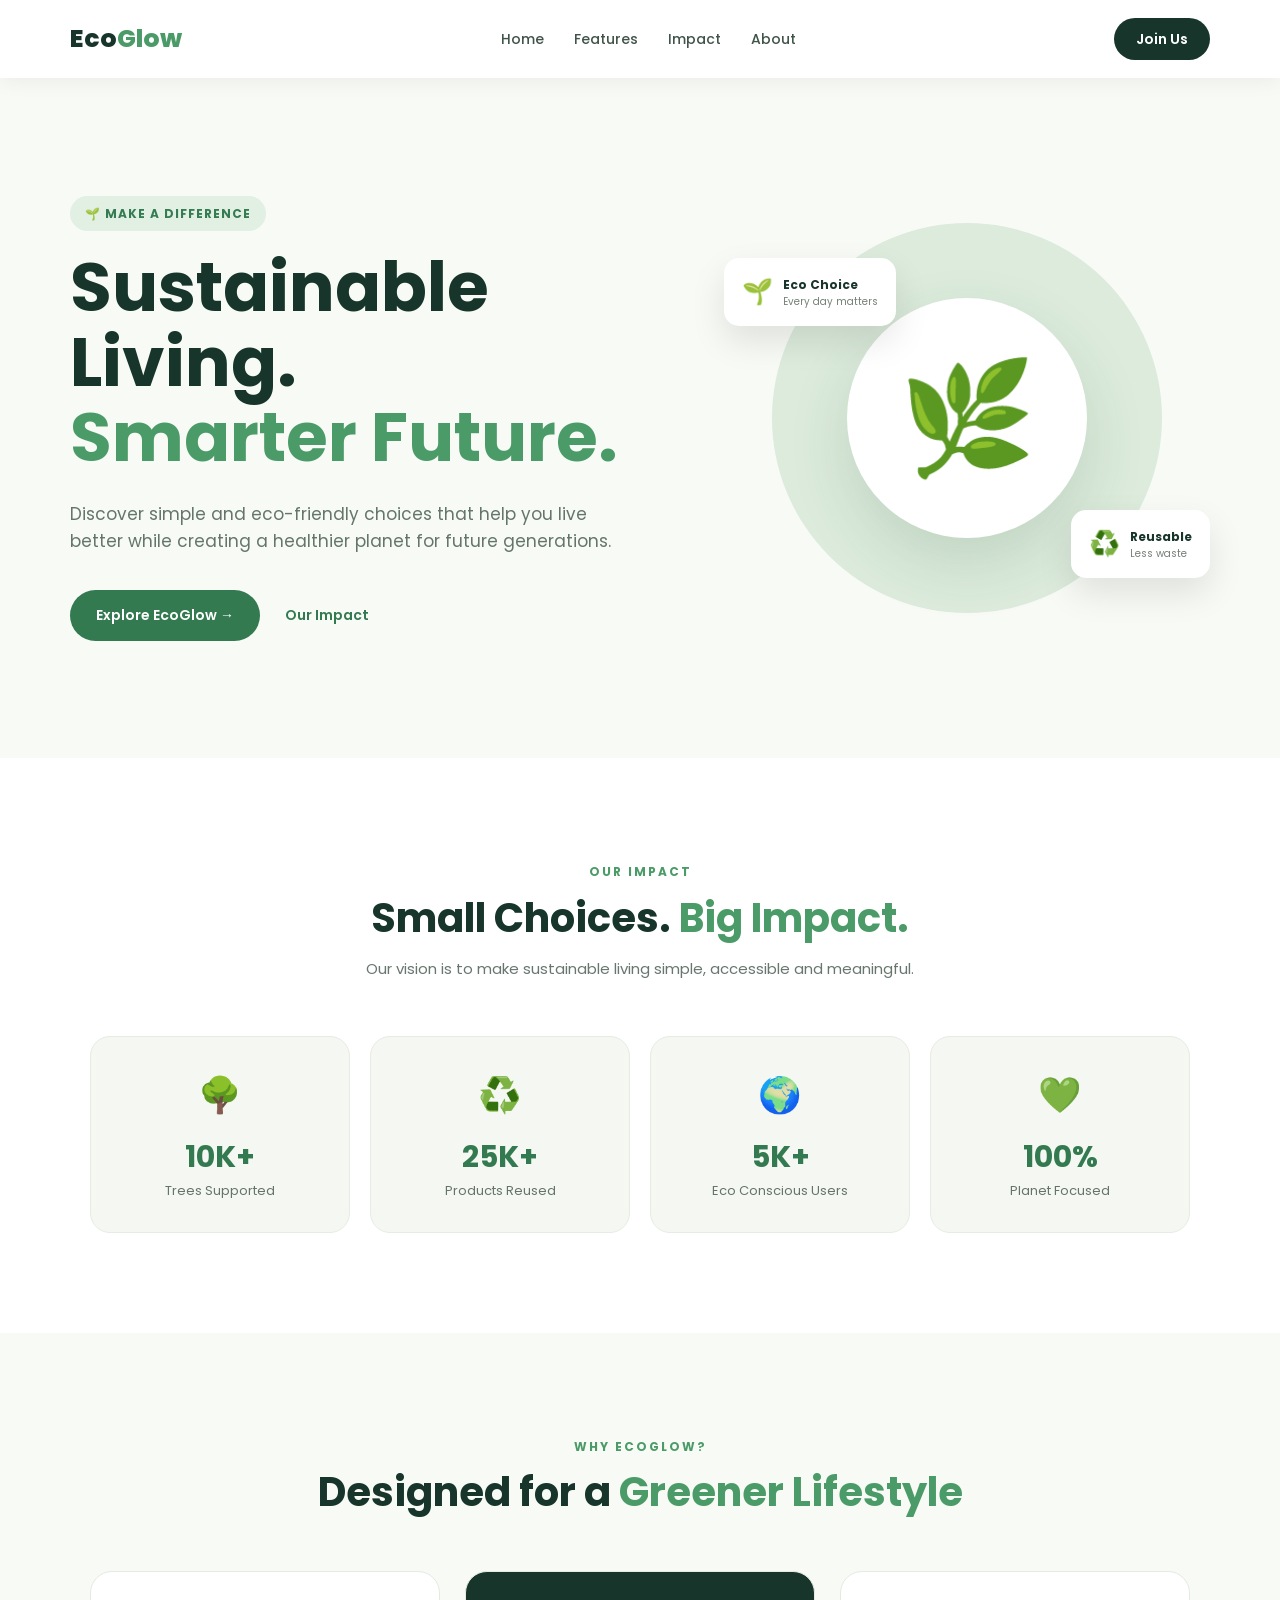
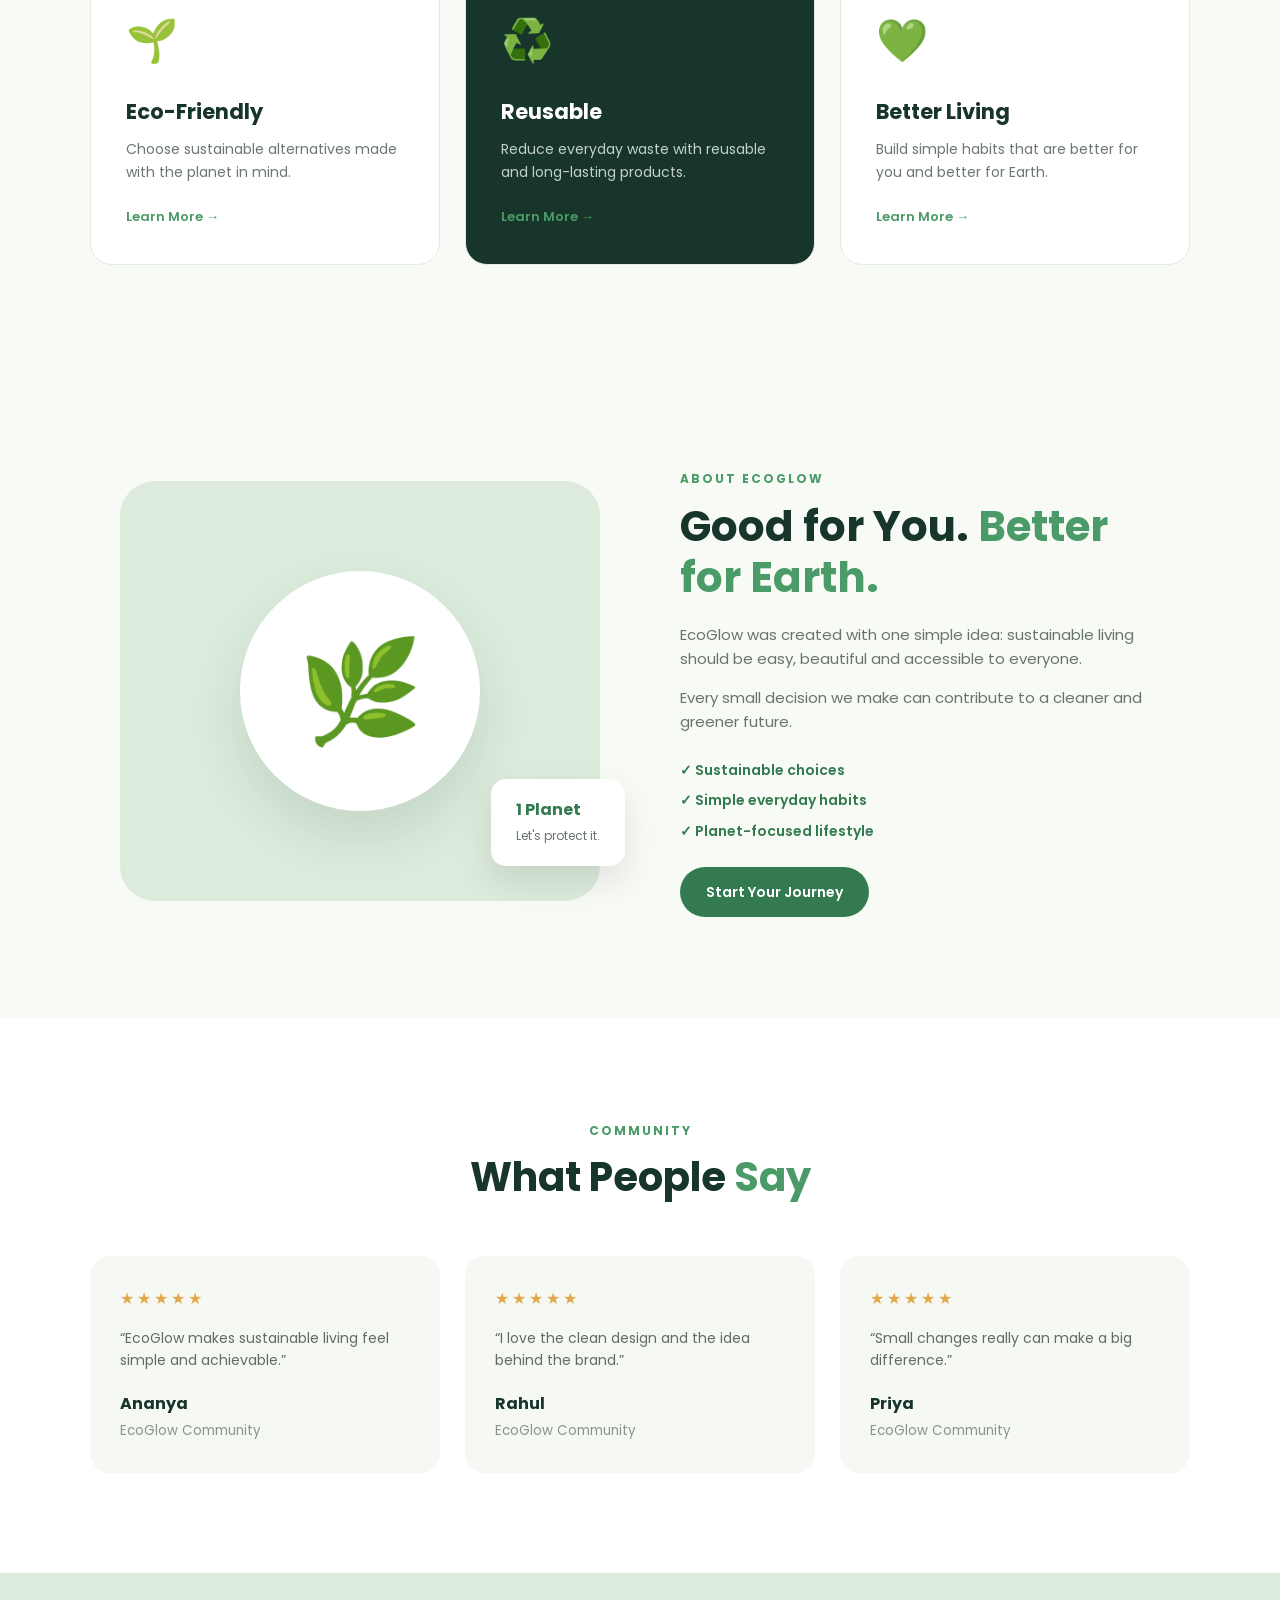
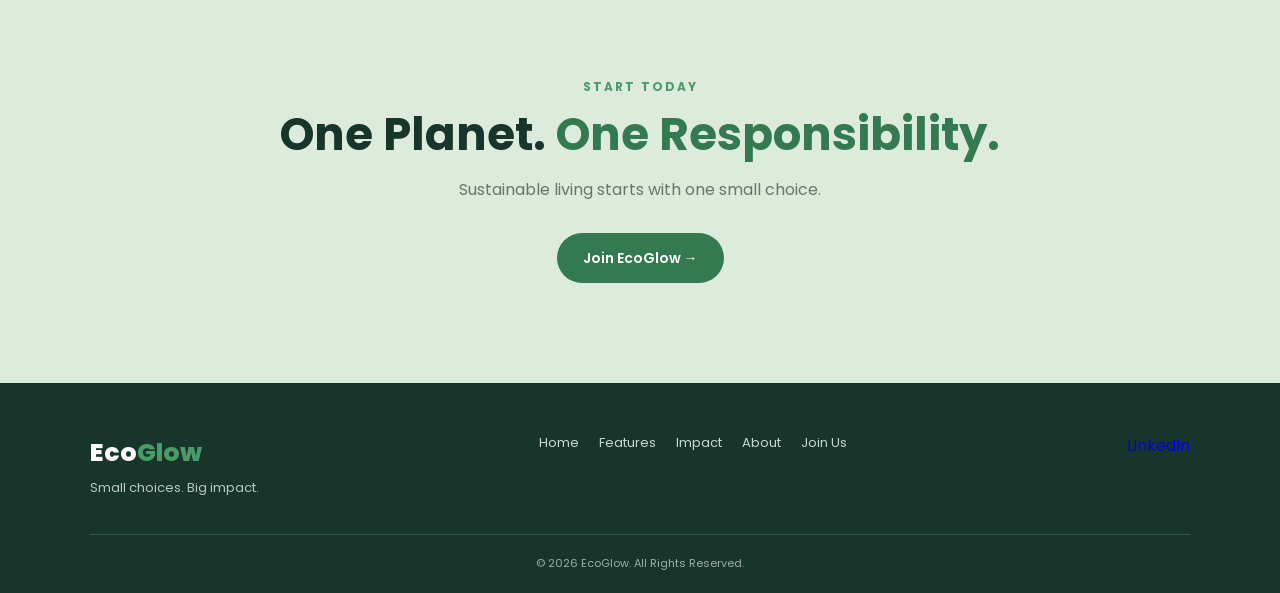
<file: WebDev-L1-LandingPage/index.html>
<!DOCTYPE html>
<html lang="en">

<head>
    <meta charset="UTF-8">
    <meta name="viewport" content="width=device-width, initial-scale=1.0">

    <title>EcoGlow | Sustainable Living</title>

    <link rel="stylesheet" href="style.css">

    <link rel="preconnect" href="https://fonts.googleapis.com">
    <link rel="preconnect" href="https://fonts.gstatic.com" crossorigin>

    <link href="https://fonts.googleapis.com/css2?family=Poppins:wght@400;500;600;700;800&display=swap"
        rel="stylesheet">
</head>

<body>

    <header>

        <nav class="navbar">

            <a href="index.html" class="logo">
                Eco<span>Glow</span>
            </a>

            <ul class="nav-links">

                <li>
                    <a href="#home">Home</a>
                </li>

                <li>
                    <a href="#features">Features</a>
                </li>

                <li>
                    <a href="#impact">Impact</a>
                </li>

                <li>
                    <a href="#about">About</a>
                </li>

            </ul>

            
            <a href="login.html" class="nav-button">
                Join Us
            </a>

        </nav>

    </header>


    <main>

        <section class="hero" id="home">

            <div class="hero-content">

                <span class="hero-badge">
                    🌱 MAKE A DIFFERENCE
                </span>

                <h1>
                    Sustainable Living.
                    <span>Smarter Future.</span>
                </h1>

                <p>
                    Discover simple and eco-friendly choices that
                    help you live better while creating a healthier
                    planet for future generations.
                </p>

                <div class="hero-buttons">

                    <a href="#features" class="primary-btn">
                        Explore EcoGlow →
                    </a>

                    <a href="#impact" class="text-btn">
                        Our Impact
                    </a>

                </div>

            </div>


            <div class="hero-visual">

                <div class="circle-background"></div>

                <div class="plant">
                    🌿
                </div>

                <div class="floating-card card-one">

                    🌱

                    <div>
                        <strong>Eco Choice</strong>
                        <small>Every day matters</small>
                    </div>

                </div>


                <div class="floating-card card-two">

                    ♻️

                    <div>
                        <strong>Reusable</strong>
                        <small>Less waste</small>
                    </div>

                </div>

            </div>

        </section>


      

        <section class="impact" id="impact">

            <div class="section-heading">

                <span>OUR IMPACT</span>

                <h2>
                    Small Choices.
                    <strong>Big Impact.</strong>
                </h2>

                <p>
                    Our vision is to make sustainable living
                    simple, accessible and meaningful.
                </p>

            </div>


            <div class="impact-container">

                <div class="impact-card">

                    <div class="impact-icon">
                        🌳
                    </div>

                    <h3>10K+</h3>

                    <p>Trees Supported</p>

                </div>


                <div class="impact-card">

                    <div class="impact-icon">
                        ♻️
                    </div>

                    <h3>25K+</h3>

                    <p>Products Reused</p>

                </div>


                <div class="impact-card">

                    <div class="impact-icon">
                        🌍
                    </div>

                    <h3>5K+</h3>

                    <p>Eco Conscious Users</p>

                </div>


                <div class="impact-card">

                    <div class="impact-icon">
                        💚
                    </div>

                    <h3>100%</h3>

                    <p>Planet Focused</p>

                </div>

            </div>

     
        </section>


   

        <section class="features" id="features">

            <div class="section-heading">

                <span>WHY ECOGLOW?</span>

                <h2>
                    Designed for a
                    <strong>Greener Lifestyle</strong>
                </h2>

            </div>


            <div class="feature-container">

                <article class="feature-card">

                    <div class="feature-icon">
                        🌱
                    </div>

                    <h3>Eco-Friendly</h3>

                    <p>
                        Choose sustainable alternatives made
                        with the planet in mind.
                    </p>

                    <a href="login.html">
                        Learn More →
                    </a>

                </article>


                <article class="feature-card featured">

                    <div class="feature-icon">
                        ♻️
                    </div>

                    <h3>Reusable</h3>

                    <p>
                        Reduce everyday waste with reusable
                        and long-lasting products.
                    </p>

                    <a href="login.html">
                        Learn More →
                    </a>

                </article>


                <article class="feature-card">

                    <div class="feature-icon">
                        💚
                    </div>

                    <h3>Better Living</h3>

                    <p>
                        Build simple habits that are better
                        for you and better for Earth.
                    </p>

                    <a href="login.html">
                        Learn More →
                    </a>

                </article>

            </div>

        </section>




        <section class="about" id="about">

            <div class="about-visual">

                <div class="about-circle">
                    🌿
                </div>

                <div class="about-small-card">

                    <strong>1 Planet</strong>

                    <span>Let's protect it.</span>

                </div>

            </div>


            <div class="about-content">

                <span>ABOUT ECOGLOW</span>

                <h2>
                    Good for You.
                    <strong>Better for Earth.</strong>
                </h2>

                <p>
                    EcoGlow was created with one simple idea:
                    sustainable living should be easy, beautiful
                    and accessible to everyone.
                </p>

                <p>
                    Every small decision we make can contribute
                    to a cleaner and greener future.
                </p>


                <div class="check-list">

                    <div>✓ Sustainable choices</div>

                    <div>✓ Simple everyday habits</div>

                    <div>✓ Planet-focused lifestyle</div>

                </div>

                <a href="login.html" class="primary-btn">
                    Start Your Journey
                </a>

            </div>

        </section>


      

        <section class="testimonials">

            <div class="section-heading">

                <span>COMMUNITY</span>

                <h2>
                    What People
                    <strong>Say</strong>
                </h2>

            </div>


            <div class="testimonial-container">

                <article class="testimonial-card">

                    <div class="stars">
                        ★★★★★
                    </div>

                    <p>
                        “EcoGlow makes sustainable living feel
                        simple and achievable.”
                    </p>

                    <h4>Ananya</h4>

                    <small>EcoGlow Community</small>

                </article>


                <article class="testimonial-card">

                    <div class="stars">
                        ★★★★★
                    </div>

                    <p>
                        “I love the clean design and the idea
                        behind the brand.”
                    </p>

                    <h4>Rahul</h4>

                    <small>EcoGlow Community</small>

                </article>


                <article class="testimonial-card">

                    <div class="stars">
                        ★★★★★
                    </div>

                    <p>
                        “Small changes really can make a
                        big difference.”
                    </p>

                    <h4>Priya</h4>

                    <small>EcoGlow Community</small>

                </article>

            </div>

        </section>


     

        <section class="cta">

            <span>START TODAY</span>

            <h2>
                One Planet.
                <strong>One Responsibility.</strong>
            </h2>

            <p>
                Sustainable living starts with one small choice.
            </p>

            <a href="login.html" class="primary-btn">
                Join EcoGlow →
            </a>

        </section>

    </main>


 

    <footer>

        <div class="footer-content">

            <div>

                <a href="index.html" class="logo footer-logo">
                    Eco<span>Glow</span>
                </a>

                <p>
                    Small choices. Big impact.
                </p>

            </div>


            <div class="footer-links">

                <a href="#home">Home</a>

                <a href="#features">Features</a>

                <a href="#impact">Impact</a>

                <a href="#about">About</a>

                <a href="login.html">Join Us</a>

            </div>
           <div class="social-links">

            <a href="https://www.linkedin.com/in/anusha-046223344">LinkedIn</a>
          

        </div>
        </div>


        <div class="copyright">

            <p>
                © 2026 EcoGlow. All Rights Reserved.
            </p>

        </div>

    </footer>

</body>

</html>
</file>
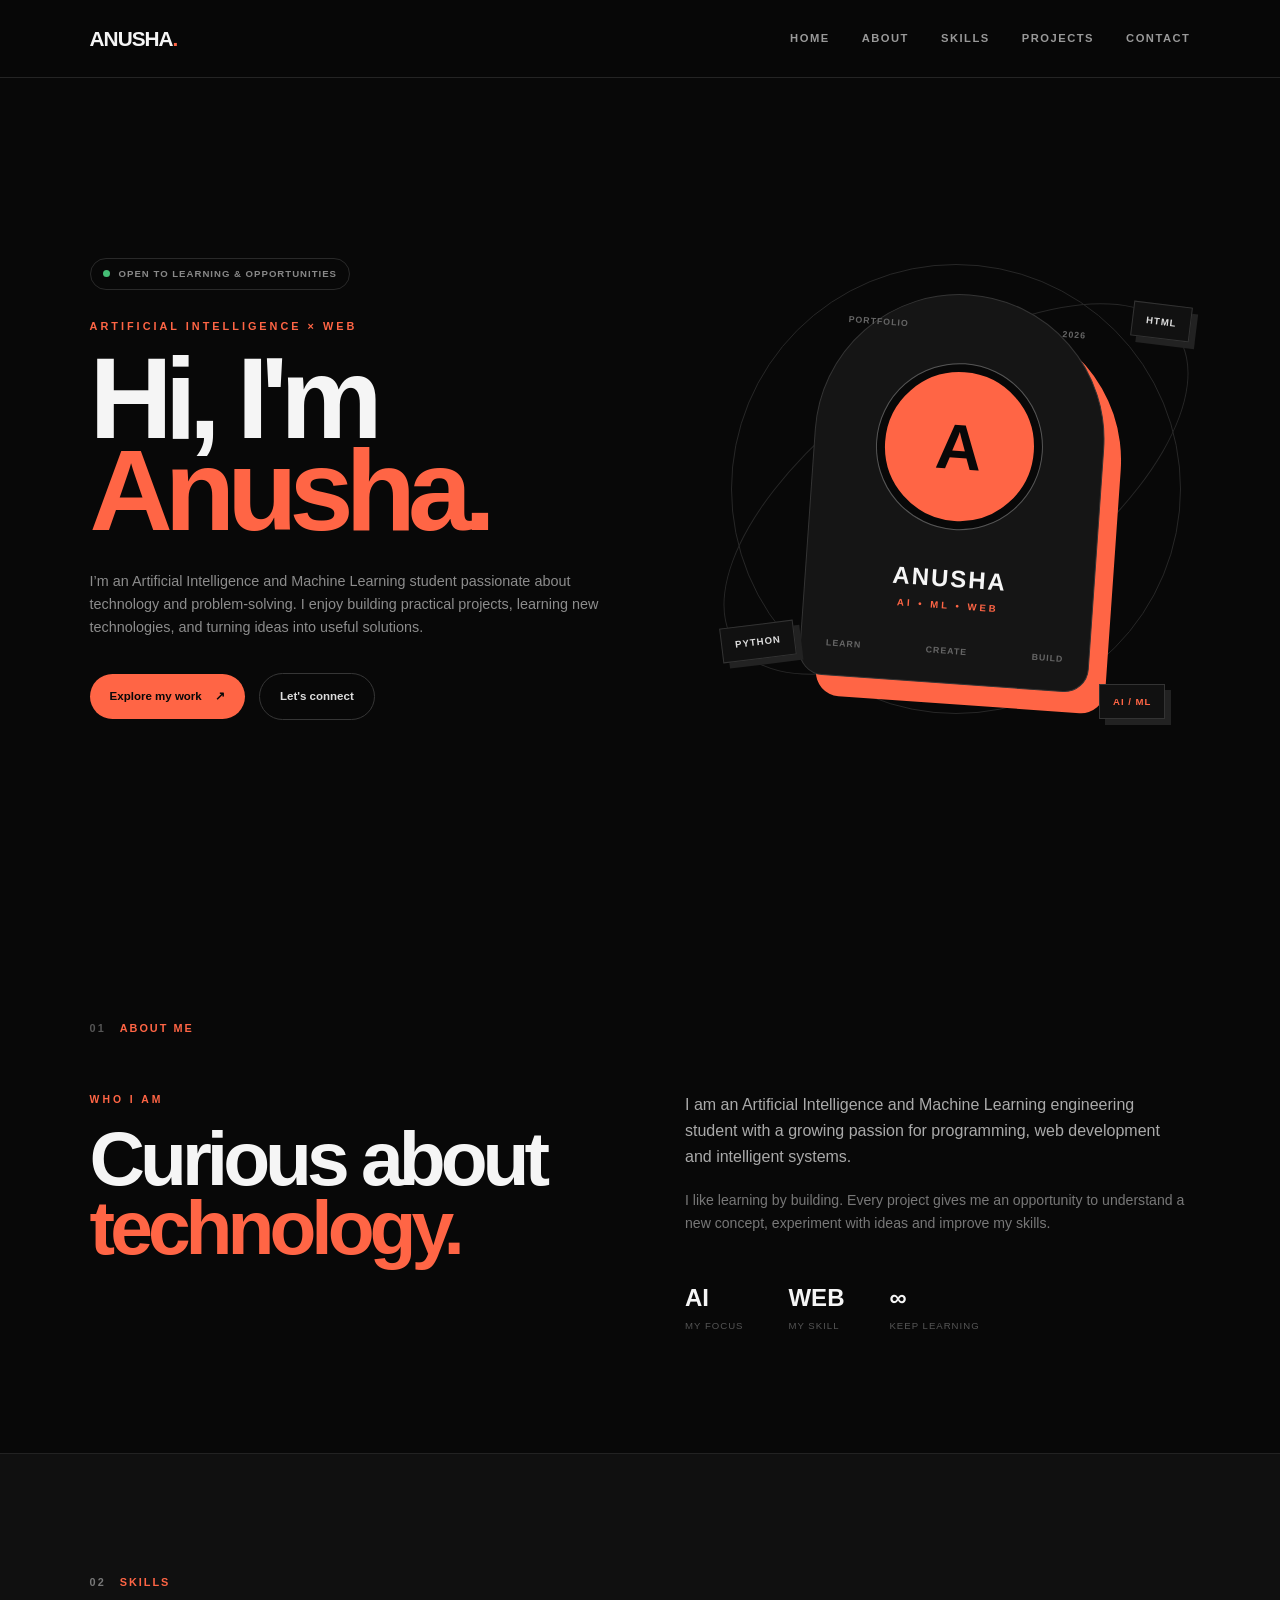
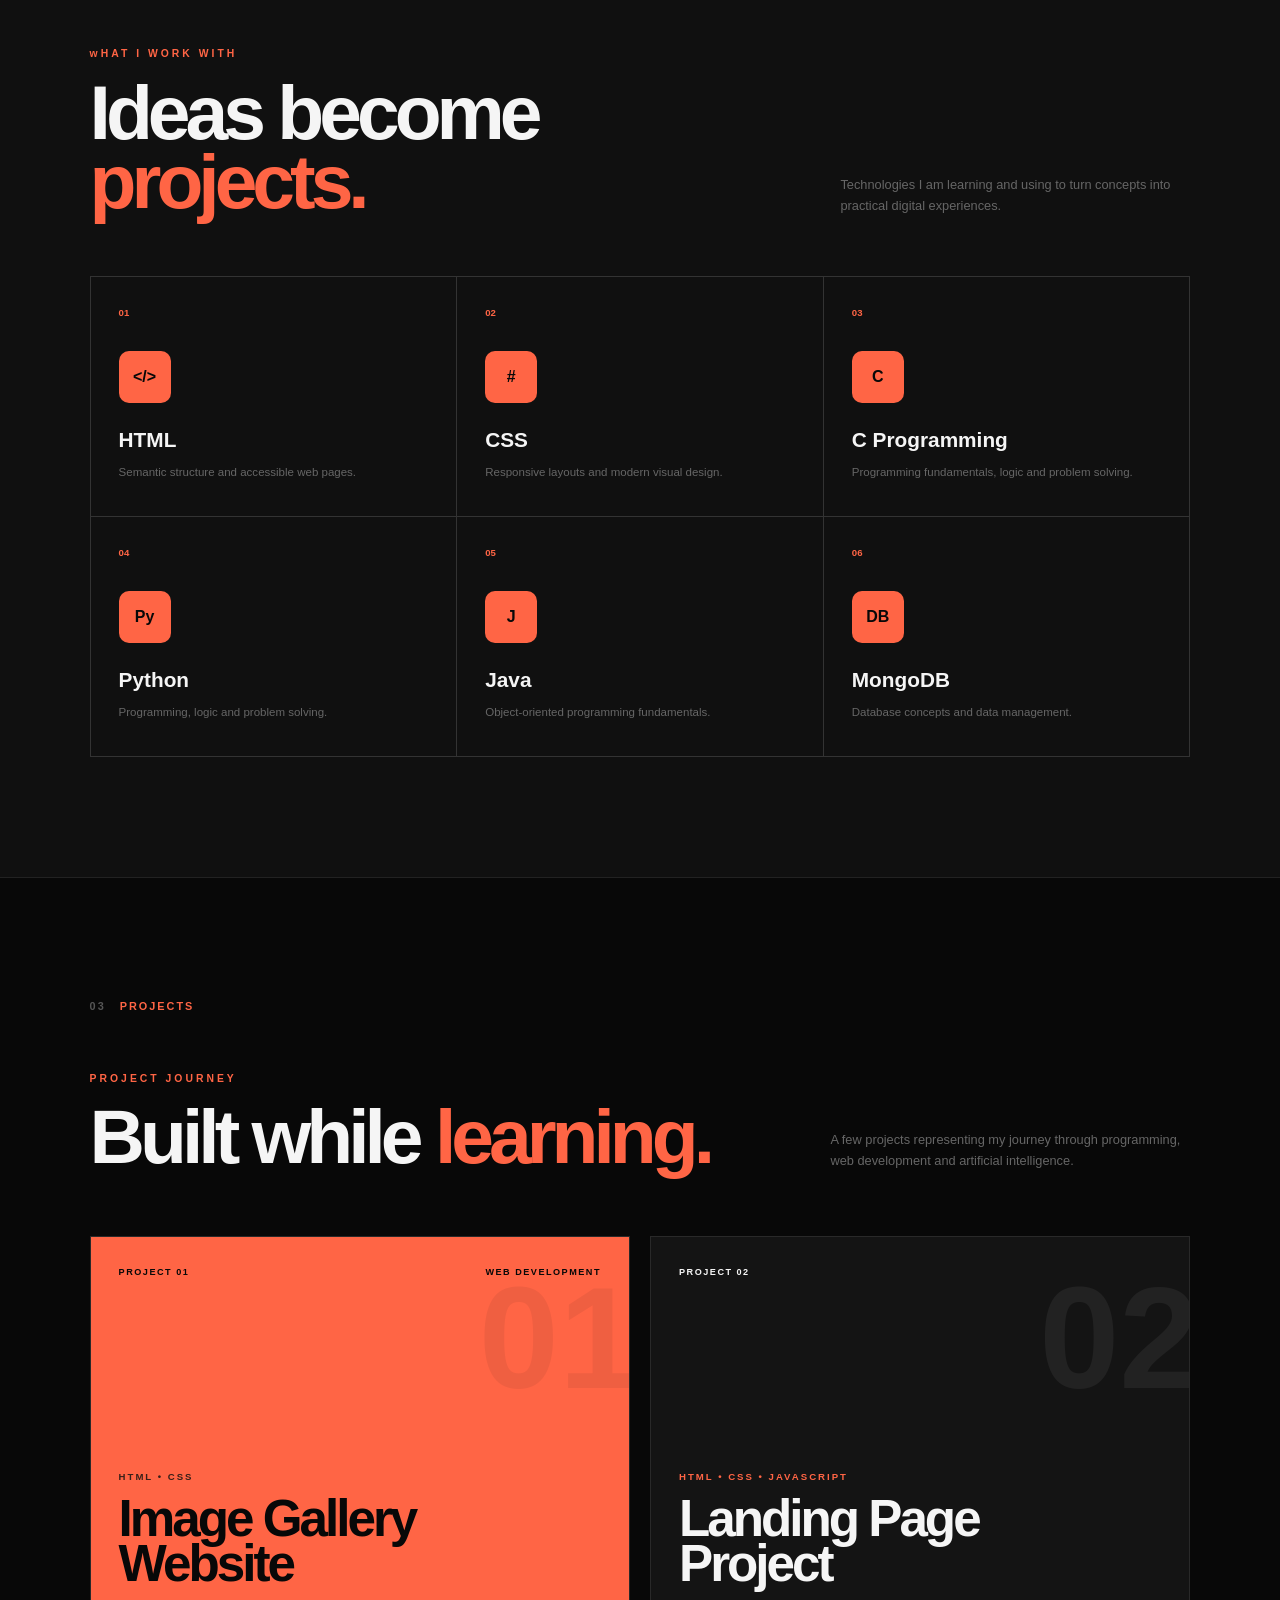
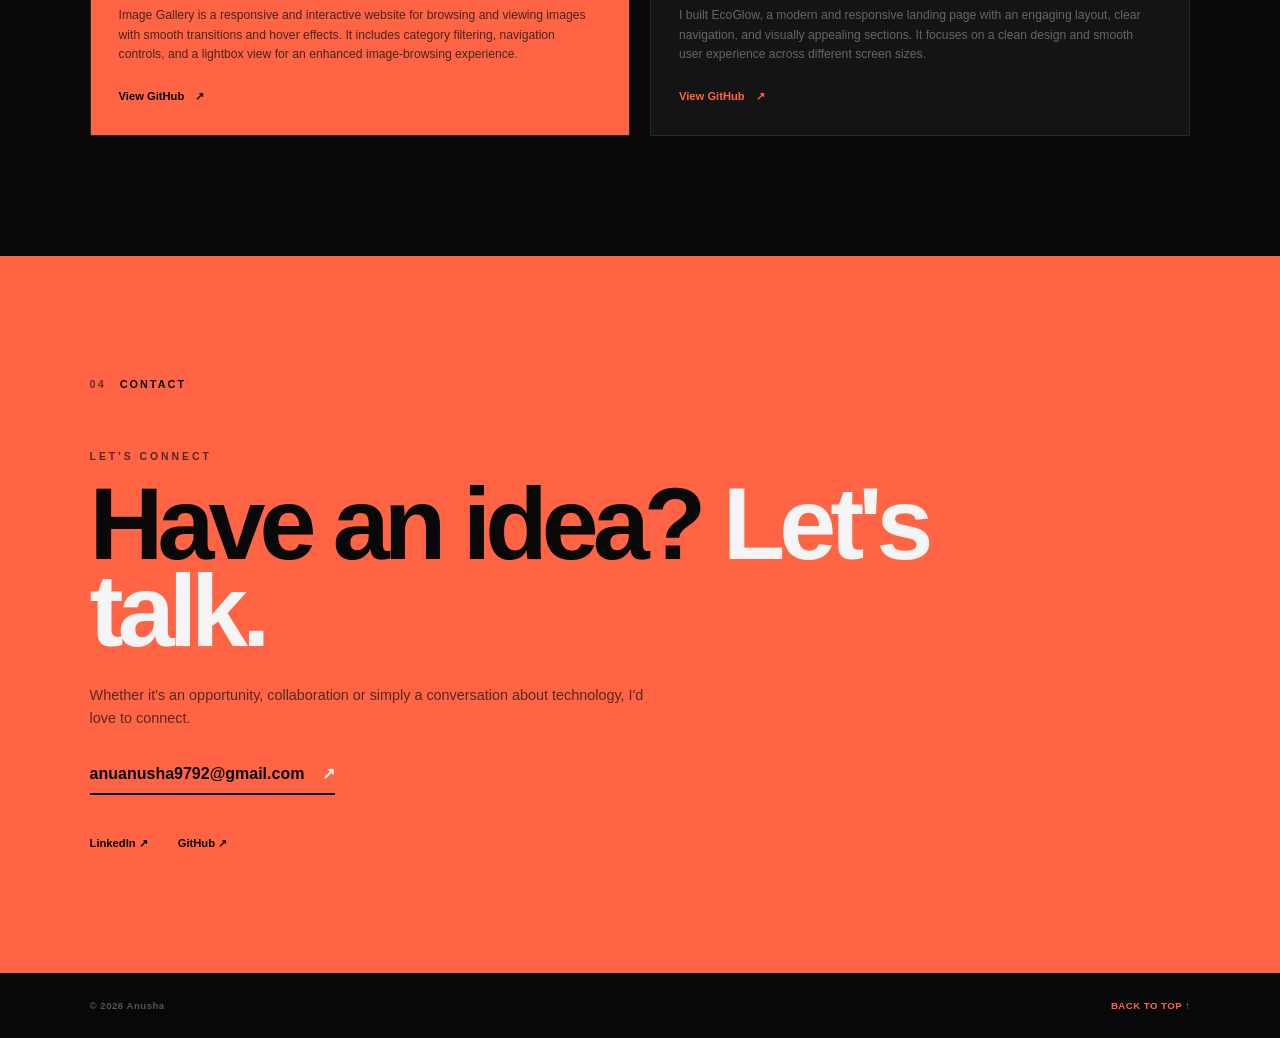
<file: WebDev-L1-Personal Portfolio/index.html>
<!DOCTYPE html>
<html lang="en">

<head>
    <meta charset="UTF-8">
    <meta name="viewport" content="width=device-width, initial-scale=1.0">

    <meta name="description"
        content="Anusha - Artificial Intelligence and Machine Learning student portfolio.">

    <title>Anusha | AI & ML Portfolio</title>

    <link rel="stylesheet" href="style.css">
</head>

<body>

    

    <header class="navbar">

        <a href="#home" class="logo">
            ANUSHA<span>.</span>
        </a>

        <button class="menu-btn" id="menuBtn" aria-label="Open menu">
            ☰
        </button>

        <nav id="navMenu">
            <a href="#home">Home</a>
            <a href="#about">About</a>
            <a href="#skills">Skills</a>
            <a href="#projects">Projects</a>
            <a href="#contact">Contact</a>
        </nav>

    </header>


    <main>

        

        <section class="hero" id="home">

            <div class="hero-content">

                <div class="availability">
                    <span></span>
                    OPEN TO LEARNING & OPPORTUNITIES
                </div>

                <p class="eyebrow">
                    ARTIFICIAL INTELLIGENCE × WEB
                </p>

                <h1>
                    Hi, I'm
                    <span>Anusha.</span>
                </h1>

                <p class="hero-description">
                 I’m an Artificial Intelligence and Machine Learning student passionate about technology and problem-solving. I enjoy building practical projects, learning new technologies, and turning ideas into useful solutions.
                </p>

                <div class="hero-buttons">

                    <a href="#projects" class="primary-btn">
                        Explore my work
                        <span>↗</span>
                    </a>

                    <a href="#contact" class="secondary-btn">
                        Let's connect
                    </a>

                </div>

            </div>


          

            <div class="hero-visual">

                <div class="orbit orbit-one"></div>
                <div class="orbit orbit-two"></div>

                <div class="profile-card">

                    <div class="profile-top">
                        <span>PORTFOLIO</span>
                        <span>2026</span>
                    </div>

                    <div class="avatar">
                        A
                    </div>

                    <div class="profile-info">

                        <h2>ANUSHA</h2>

                        <p>
                            AI • ML • WEB
                        </p>

                    </div>

                    <div class="profile-footer">
                        <span>LEARN</span>
                        <span>CREATE</span>
                        <span>BUILD</span>
                    </div>

                </div>


                <div class="floating-tag tag-one">
                    HTML
                </div>

                <div class="floating-tag tag-two">
                    PYTHON
                </div>

                <div class="floating-tag tag-three">
                    AI / ML
                </div>

            </div>

        </section>


        

        <section class="section about-section" id="about">

            <div class="section-label">
                <span>01</span>
                ABOUT ME
            </div>

            <div class="about-grid">

                <div class="about-heading">

                    <p class="small-heading">
                        WHO I AM
                    </p>

                    <h2>
                        Curious about
                        <span>technology.</span>
                    </h2>

                </div>


                <div class="about-content">

                    <p class="large-text">
                        I am an Artificial Intelligence and Machine Learning
                        engineering student with a growing passion for
                        programming, web development and intelligent systems.
                    </p>

                    <p>
                        I like learning by building. Every project gives me
                        an opportunity to understand a new concept,
                        experiment with ideas and improve my skills.
                    </p>

                    <div class="about-stats">

                        <div class="stat">
                            <strong>AI</strong>
                            <span>My focus</span>
                        </div>

                        <div class="stat">
                            <strong>WEB</strong>
                            <span>My skill</span>
                        </div>

                        <div class="stat">
                            <strong>∞</strong>
                            <span>Keep learning</span>
                        </div>

                    </div>

                </div>

            </div>

        </section>


        

        <section class="section skills-section" id="skills">

            <div class="section-label dark-label">
                <span>02</span>
                SKILLS
            </div>

            <div class="skills-intro">

                <div>

                    <p class="small-heading">
                        wHAT I WORK WITH
                    </p>

                    <h2>
                        Ideas become
                        <span>projects.</span>
                    </h2>

                </div>

                <p>
                    Technologies I am learning and using to turn concepts
                    into practical digital experiences.
                </p>

            </div>


            <div class="skills-grid">


                <article class="skill-card">

                    <div class="skill-number">
                        01
                    </div>

                    <div class="skill-icon">
                        &lt;/&gt;
                    </div>

                    <h3>HTML</h3>

                    <p>
                        Semantic structure and accessible web pages.
                    </p>

                </article>


             

                <article class="skill-card">

                    <div class="skill-number">
                        02
                    </div>

                    <div class="skill-icon">
                        #
                    </div>

                    <h3>CSS</h3>

                    <p>
                        Responsive layouts and modern visual design.
                    </p>

                </article>


               

                <article class="skill-card">

                    <div class="skill-number">
                        03
                    </div>

                    <div class="skill-icon">
                        C
                    </div>

                    <h3>C Programming</h3>

                    <p>
                        Programming fundamentals, logic and problem solving.
                    </p>

                </article>


               

                <article class="skill-card">

                    <div class="skill-number">
                        04
                    </div>

                    <div class="skill-icon">
                        Py
                    </div>

                    <h3>Python</h3>

                    <p>
                        Programming, logic and problem solving.
                    </p>

                </article>


               

                <article class="skill-card">

                    <div class="skill-number">
                        05
                    </div>

                    <div class="skill-icon">
                        J
                    </div>

                    <h3>Java</h3>

                    <p>
                        Object-oriented programming fundamentals.
                    </p>

                </article>


                

                <article class="skill-card">

                    <div class="skill-number">
                        06
                    </div>

                    <div class="skill-icon">
                        DB
                    </div>

                    <h3>MongoDB</h3>

                    <p>
                        Database concepts and data management.
                    </p>

                </article>

            </div>

        </section>


        

        <section class="section projects-section" id="projects">

            <div class="section-label">
                <span>03</span>
                PROJECTS
            </div>


            <div class="projects-header">

                <div>

                    <p class="small-heading">
                      PROJECT JOURNEY
                    </p>

                    <h2>
                        Built while
                        <span>learning.</span>
                    </h2>

                </div>

                <p>
                    A few projects representing my journey through
                    programming, web development and artificial intelligence.
                </p>

            </div>


            <div class="projects-grid">

              

                <article class="project-card project-featured">

                    <div class="project-bg-number">
                        01
                    </div>

                    <div class="project-top">
                        <span>PROJECT 01</span>
                        <span>WEB DEVELOPMENT</span>
                    </div>

                    <div class="project-bottom">

                        <p class="project-type">
                            HTML • CSS
                        </p>

                        <h3>
                         Image Gallery
                            <br>
                            Website
                        </h3>

                        <p class="project-description">
                          Image Gallery is a responsive and interactive website for browsing and viewing images with smooth transitions and hover effects.
It includes category filtering, navigation controls, and a lightbox view for an enhanced image-browsing experience.
                        </p>

                        <a href="https://github.com/AnushaNaik29" class="project-link">
                            View GitHub <span>↗</span>
                        </a>

                    </div>

                </article>


                <article class="project-card">

                    <div class="project-bg-number">
                        02
                    </div>

                    <div class="project-top">
                        <span>PROJECT 02</span>
                        <span></span>
                    </div>

                    <div class="project-bottom">

                        <p class="project-type">
                            HTML • CSS • JAVASCRIPT
                        </p>

                        <h3>
                            Landing Page
                            <br>
                            Project
                        </h3>

                        <p class="project-description">
                          I built EcoGlow, a modern and responsive landing page with an engaging layout, clear navigation, and visually appealing sections.
It focuses on a clean design and smooth user experience across different screen sizes.
                        </p>

                        <a href="https://github.com/AnushaNaik29" class="project-link">
                            View GitHub <span>↗</span>
                        </a>

                    </div>

                </article>


              
                    

                </article>

            </div>

        </section>


        <section class="contact-section" id="contact">

            <div class="section-label contact-label">
                <span>04</span>
                CONTACT
            </div>

            <div class="contact-content">

                <p class="small-heading">
                    LET'S CONNECT
                </p>

                <h2>
                    Have an idea?
                    <span>Let's talk.</span>
                </h2>

                <p class="contact-description">
                    Whether it's an opportunity, collaboration or simply
                    a conversation about technology, I'd love to connect.
                </p>

                <a
                    href="mailto:your-email@example.com"
                    class="email-link"
                >
                    anuanusha9792@gmail.com
                    <span>↗</span>
                </a>


                <div class="social-links">

                    <a href="https://www.linkedin.com/in/anusha-046223344" target="_blank">
                        LinkedIn ↗
                    </a>

                    <a href="https://github.com/AnushaNaik29" target="_blank">
                        GitHub ↗
                    </a>

                </div>

            </div>

        </section>

    </main>


   

    <footer>

        <div>
            © 2026 Anusha
        </div>

        <a href="#home">
            BACK TO TOP ↑
        </a>

    </footer>


    <script src="script.js"></script>

</body>

</html>
</file>
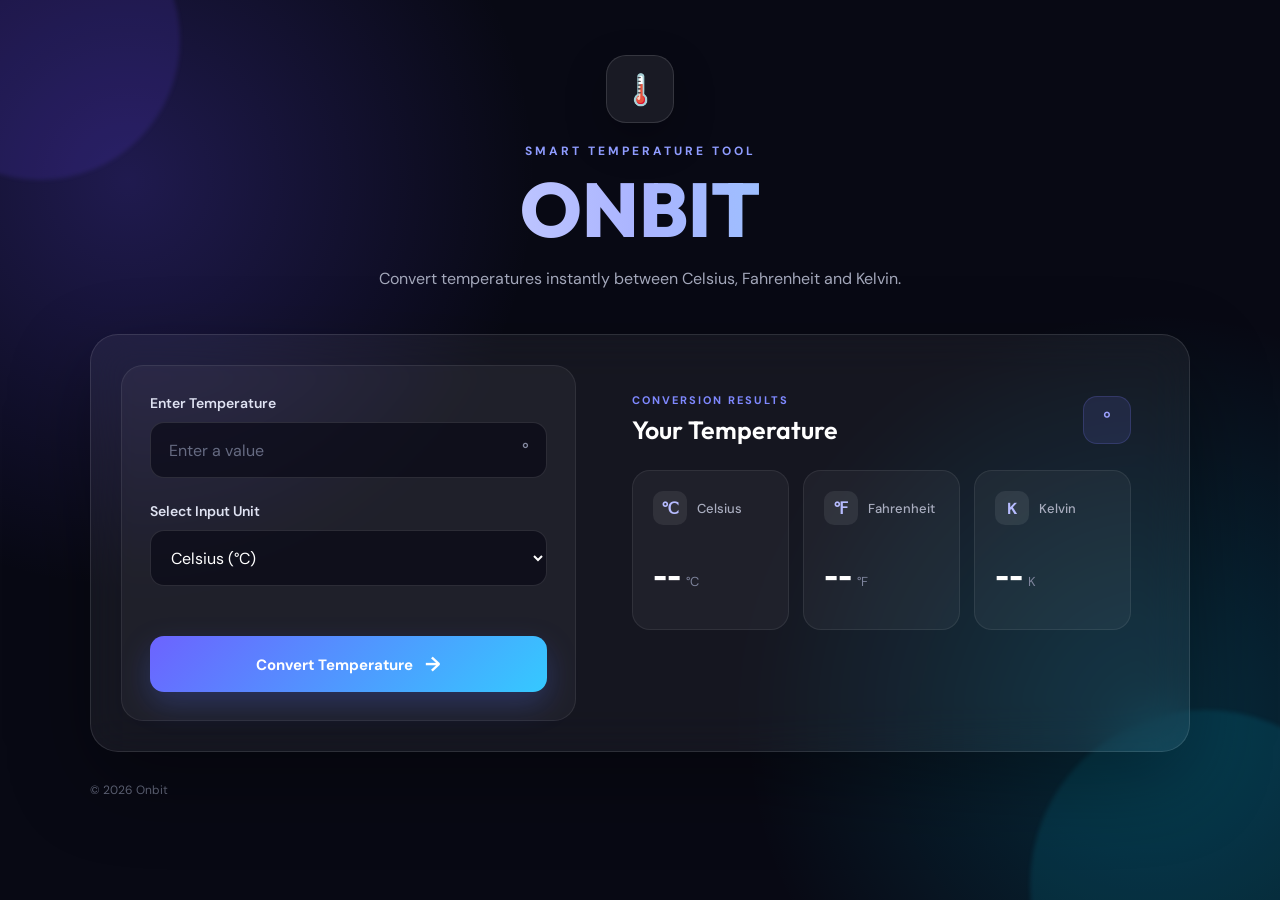
<file: WebDev-L1-Temperature Converter Website/index.html>
<!DOCTYPE html>
<html lang="en">
<head>
    <meta charset="UTF-8">
    <meta name="viewport" content="width=device-width, initial-scale=1.0">

    <title> Temperature Converter</title>

    <link rel="stylesheet" href="style.css">
</head>

<body>

    <div class="orb orb-one"></div>
    <div class="orb orb-two"></div>

    <main class="container">

        
        <section class="hero">
            <div class="temperature-icon">🌡️</div>

            <p class="tag">SMART TEMPERATURE TOOL</p>

            <h1>ONBIT</h1>

            <p class="subtitle">
                Convert temperatures instantly between Celsius,
                Fahrenheit and Kelvin.
            </p>
        </section>


        
        <section class="converter-card">

            <div class="input-section">

                <label for="temperature">
                    Enter Temperature
                </label>

                <div class="input-wrapper">
                    <input
                        type="number"
                        id="temperature"
                        placeholder="Enter a value"
                        step="any"
                    >

                    <span class="degree-symbol">°</span>
                </div>

                <label for="unit">
                    Select Input Unit
                </label>

                <select id="unit">
                    <option value="celsius">Celsius (°C)</option>
                    <option value="fahrenheit">Fahrenheit (°F)</option>
                    <option value="kelvin">Kelvin (K)</option>
                </select>

                <p id="error-message" class="error-message"></p>

                <button id="convert-btn">
                    Convert Temperature
                    <span>→</span>
                </button>

            </div>


         
            <div class="results-section">

                <div class="results-heading">
                    <div>
                        <p class="small-title">CONVERSION RESULTS</p>
                        <h2>Your Temperature</h2>
                    </div>

                    <div class="mini-icon">°</div>
                </div>


                <div class="result-grid">

                    <div class="result-card">
                        <div class="result-top">
                            <span class="result-icon">℃</span>
                            <span class="result-name">Celsius</span>
                        </div>

                        <div class="result-value">
                            <span id="celsius-result">--</span>
                            <small>°C</small>
                        </div>
                    </div>

                    <div class="result-card">
                        <div class="result-top">
                            <span class="result-icon">℉</span>
                            <span class="result-name">Fahrenheit</span>
                        </div>

                        <div class="result-value">
                            <span id="fahrenheit-result">--</span>
                            <small>°F</small>
                        </div>
                    </div>


                    <div class="result-card">
                        <div class="result-top">
                            <span class="result-icon">K</span>
                            <span class="result-name">Kelvin</span>
                        </div>

                        <div class="result-value">
                            <span id="kelvin-result">--</span>
                            <small>K</small>
                        </div>
                    </div>

                </div>

            </div>

        </section>


     
        <footer>
       
            <p>© 2026 Onbit</p>
        </footer>

    </main>

    <script src="script.js"></script>

</body>
</html>
</file>
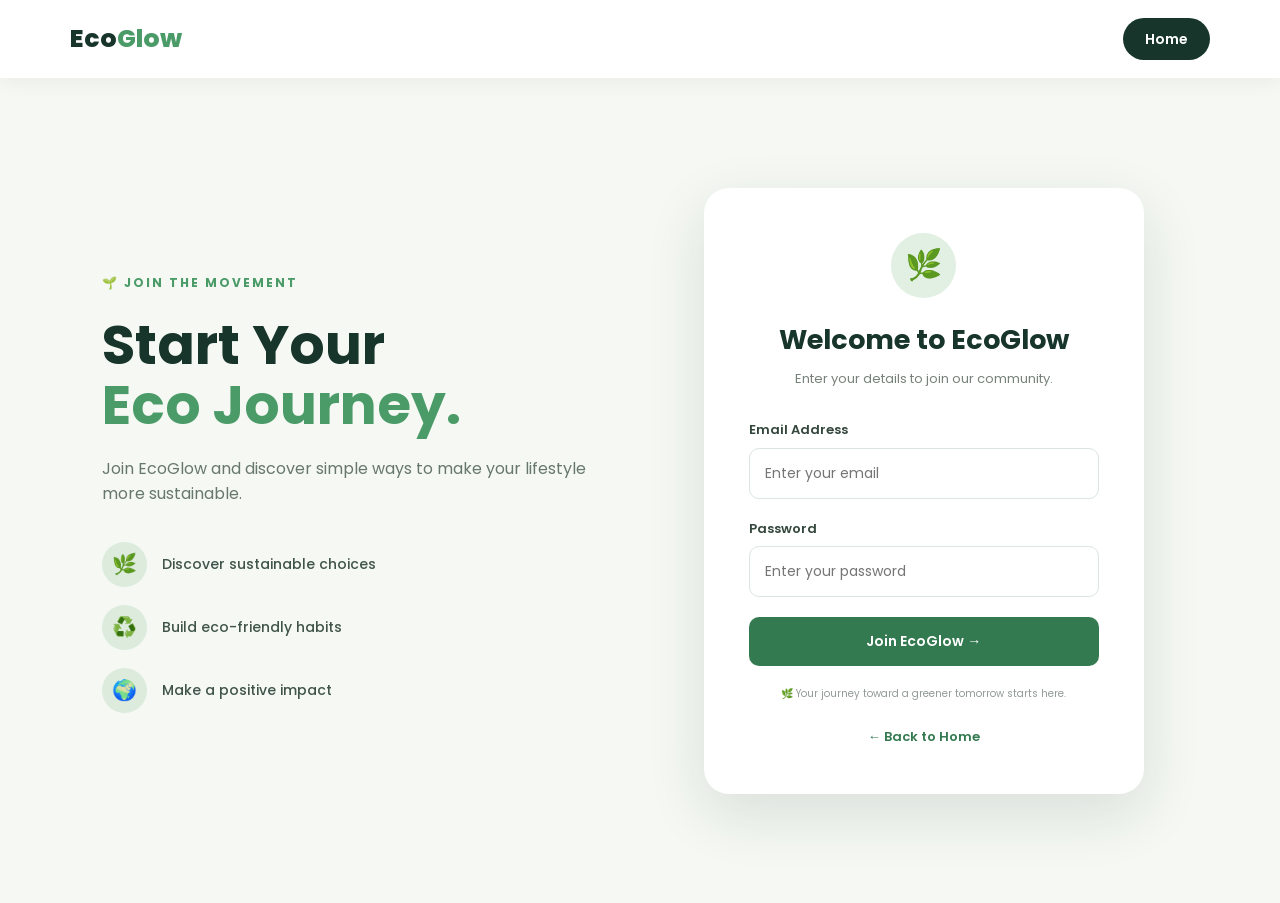
<file: WebDev-L1-LandingPage/login.html>
<!DOCTYPE html>
<html lang="en">

<head>

    <meta charset="UTF-8">

    <meta name="viewport"
        content="width=device-width, initial-scale=1.0">

    <title>Join EcoGlow</title>

    <link rel="stylesheet" href="style.css">

    <link rel="preconnect"
        href="https://fonts.googleapis.com">

    <link rel="preconnect"
        href="https://fonts.gstatic.com"
        crossorigin>

    <link href="https://fonts.googleapis.com/css2?family=Poppins:wght@400;500;600;700;800&display=swap"
        rel="stylesheet">

</head>


<body class="login-page">




    <header>

        <nav class="navbar">

            <a href="index.html" class="logo">
                Eco<span>Glow</span>
            </a>

            <a href="index.html" class="nav-button">
                Home
            </a>

        </nav>

    </header>



  

    <main class="login-container">


        <div class="login-info">

            <span>
                🌱 JOIN THE MOVEMENT
            </span>


            <h1>
                Start Your
                <strong>Eco Journey.</strong>
            </h1>


            <p>
                Join EcoGlow and discover simple
                ways to make your lifestyle more
                sustainable.
            </p>


            <div class="login-benefits">

                <div>
                    <b>🌿</b>
                    <span>Discover sustainable choices</span>
                </div>

                <div>
                    <b>♻️</b>
                    <span>Build eco-friendly habits</span>
                </div>

                <div>
                    <b>🌍</b>
                    <span>Make a positive impact</span>
                </div>

            </div>

        </div>



        <div class="login-card">

            <div class="login-icon">
                🌿
            </div>


            <h2>
                Welcome to EcoGlow
            </h2>


            <p>
                Enter your details to join our community.
            </p>


            

            <form action="welcome.html">

                <label for="email">
                    Email Address
                </label>

                <input
                    type="email"
                    id="email"
                    placeholder="Enter your email"
                    required
                >


                <label for="password">
                    Password
                </label>

                <input
                    type="password"
                    id="password"
                    placeholder="Enter your password"
                    required
                >


                <button type="submit">
                    Join EcoGlow →
                </button>

            </form>


            <small>
              🌿 Your journey toward a greener tomorrow starts here.
            </small>


            <a href="index.html" class="back-home">
                ← Back to Home
            </a>

        </div>

    </main>

</body>

</html>
</file>
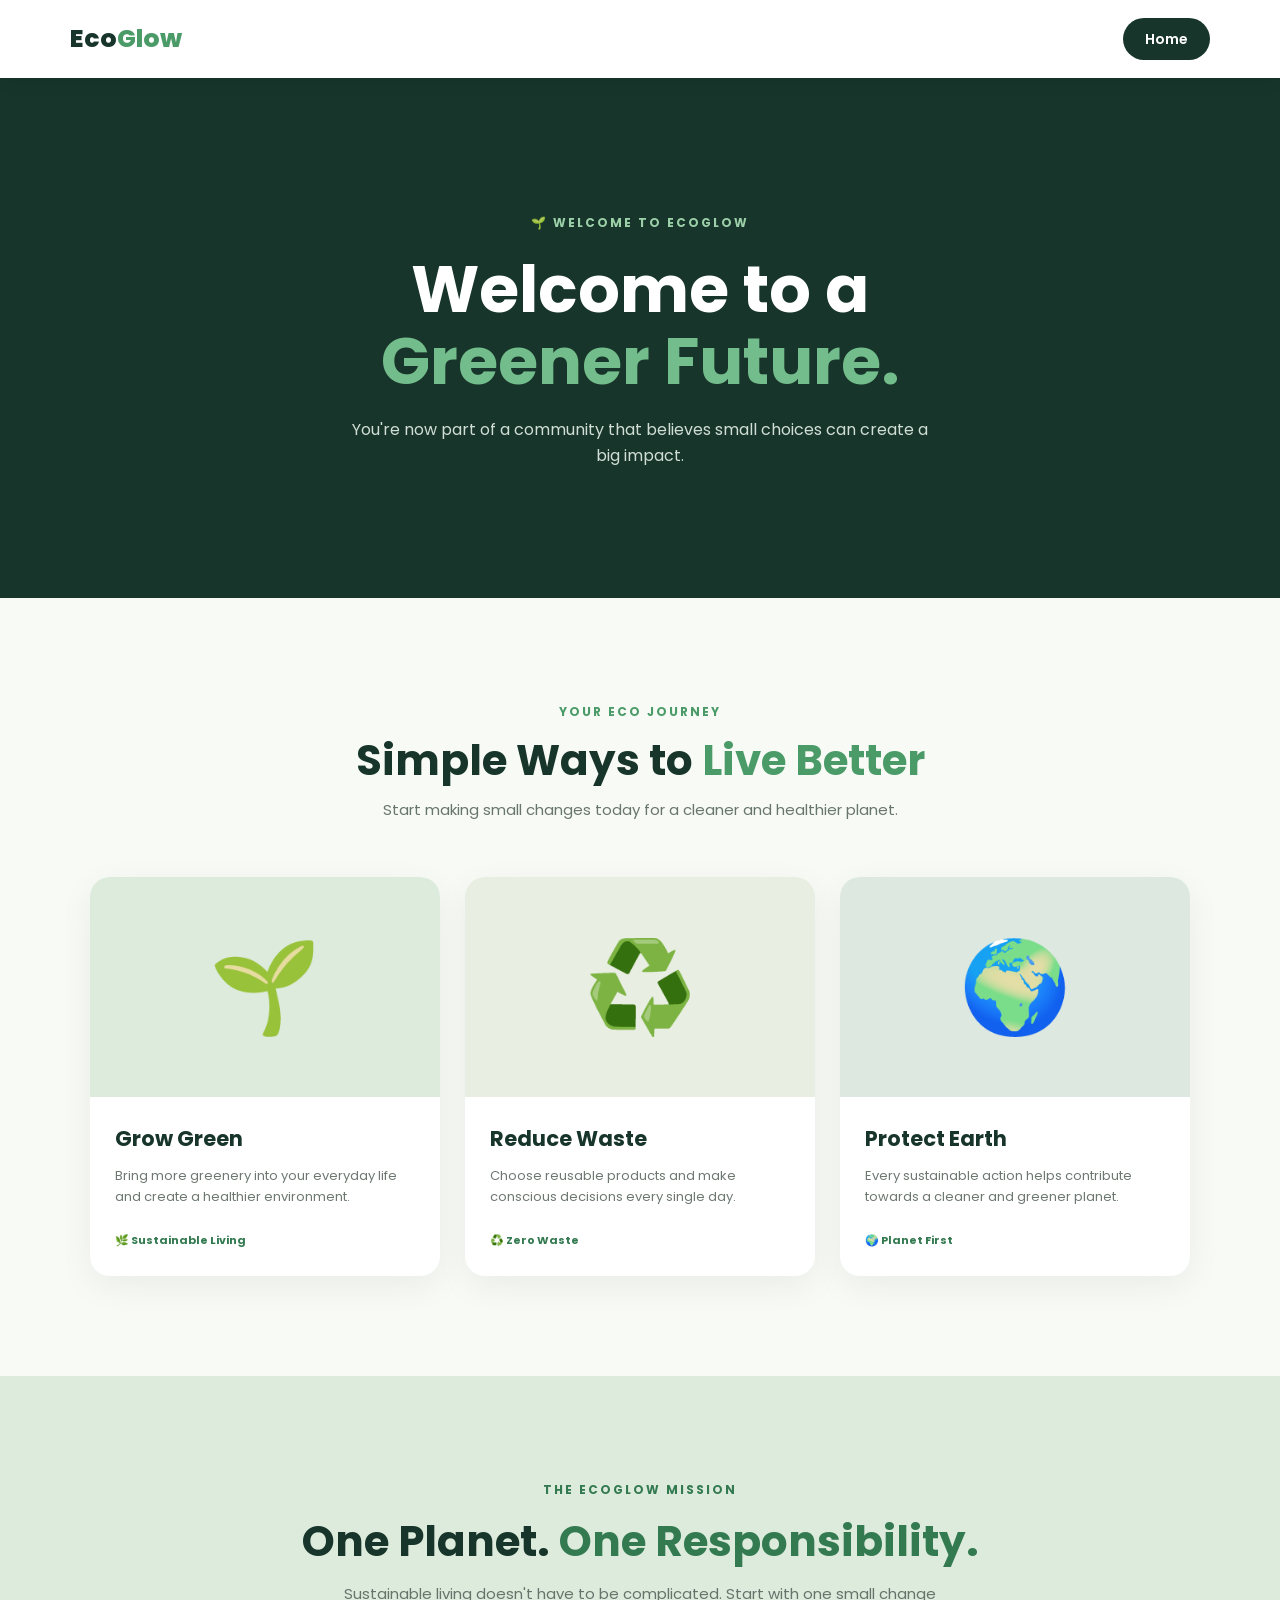
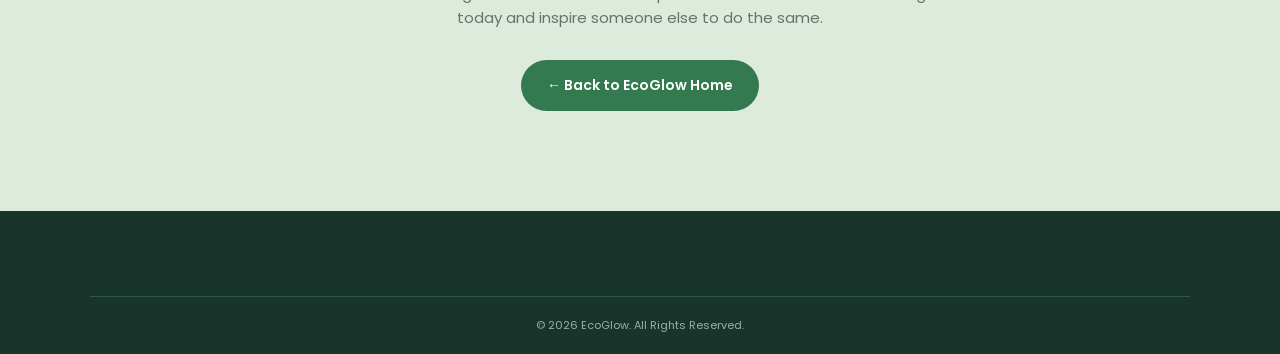
<file: WebDev-L1-LandingPage/welcome.html>
<!DOCTYPE html>
<html lang="en">

<head>

    <meta charset="UTF-8">

    <meta name="viewport"
        content="width=device-width, initial-scale=1.0">

    <title>Welcome to EcoGlow</title>

    <link rel="stylesheet" href="style.css">

    <link rel="preconnect"
        href="https://fonts.googleapis.com">

    <link rel="preconnect"
        href="https://fonts.gstatic.com"
        crossorigin>

    <link href="https://fonts.googleapis.com/css2?family=Poppins:wght@400;500;600;700;800&display=swap"
        rel="stylesheet">

</head>


<body>



    <header>

        <nav class="navbar">

            <a href="index.html" class="logo">
                Eco<span>Glow</span>
            </a>

            <a href="index.html" class="nav-button">
                Home
            </a>

        </nav>

    </header>



   
    <section class="welcome-hero">

        <div class="welcome-content">

            <span>
                🌱 WELCOME TO ECOGLOW
            </span>


            <h1>
                Welcome to a
                <strong>Greener Future.</strong>
            </h1>


            <p>
                You're now part of a community
                that believes small choices can
                create a big impact.
            </p>

        </div>

    </section>





    <section class="eco-section">

        <div class="welcome-heading">

            <span>
                YOUR ECO JOURNEY
            </span>


            <h2>
                Simple Ways to
                <strong>Live Better</strong>
            </h2>


            <p>
                Start making small changes today
                for a cleaner and healthier planet.
            </p>

        </div>



        <div class="eco-cards">


           

            <article class="eco-card">

                <div class="eco-image">
                    🌱
                </div>


                <div class="eco-content">

                    <h3>
                        Grow Green
                    </h3>


                    <p>
                        Bring more greenery into your
                        everyday life and create a
                        healthier environment.
                    </p>


                    <span>
                        🌿 Sustainable Living
                    </span>

                </div>

            </article>



        

            <article class="eco-card">

                <div class="eco-image">
                    ♻️
                </div>


                <div class="eco-content">

                    <h3>
                        Reduce Waste
                    </h3>


                    <p>
                        Choose reusable products and
                        make conscious decisions every
                        single day.
                    </p>


                    <span>
                        ♻️ Zero Waste
                    </span>

                </div>

            </article>



            

            <article class="eco-card">

                <div class="eco-image">
                    🌍
                </div>


                <div class="eco-content">

                    <h3>
                        Protect Earth
                    </h3>


                    <p>
                        Every sustainable action helps
                        contribute towards a cleaner
                        and greener planet.
                    </p>


                    <span>
                        🌍 Planet First
                    </span>

                </div>

            </article>


        </div>

    </section>



    
    <section class="welcome-impact">

        <span>
            THE ECOGLOW MISSION
        </span>


        <h2>
            One Planet.
            <strong>One Responsibility.</strong>
        </h2>


        <p>
            Sustainable living doesn't have to
            be complicated. Start with one small
            change today and inspire someone else
            to do the same.
        </p>


        <!-- BACK TO HOME -->

        <a href="index.html" class="primary-btn">
            ← Back to EcoGlow Home
        </a>

    </section>




    <footer>

        <div class="copyright">

            <p>
                © 2026 EcoGlow. All Rights Reserved.
            </p>

        </div>

    </footer>


</body>

</html>
</file>
<file: WebDev-L1-LandingPage/style.css>
* {
    margin: 0;
    padding: 0;
    box-sizing: border-box;
}

html {
    scroll-behavior: smooth;
}

body {
    font-family: "Poppins", sans-serif;
    background:#f7faf5;
    color: #17352a;
    line-height: 1.6;
}

a {
    text-decoration: none;
}



header {
    position: sticky;
    top: 0;
    z-index: 1000;

    background: rgba(255, 255, 255, 0.97);

    box-shadow: 0 3px 20px rgba(0, 0, 0, 0.06);
}

.navbar {
    max-width: 1200px;
    margin: auto;

    padding: 18px 30px;

    display: flex;
    align-items: center;
    justify-content: space-between;

    gap: 30px;
}

.logo {
    color: #17352a;

    font-size: 25px;
    font-weight: 800;
}

.logo span {
    color: #4b9b68;
}

.nav-links {
    list-style: none;

    display: flex;
    gap: 30px;
}

.nav-links a {
    color: #40544a;

    font-size: 14px;
    font-weight: 500;

    transition: 0.3s;
}

.nav-links a:hover {
    color: #4b9b68;
}

.nav-button {
    background: #17352a;
    color: white;

    padding: 10px 22px;

    border-radius: 25px;

    font-size: 14px;
    font-weight: 600;

    transition: 0.3s;
}

.nav-button:hover {
    background: #347a51;
}




.primary-btn {
    display: inline-block;

    background: #347a51;
    color: white;

    padding: 14px 26px;

    border-radius: 30px;

    font-size: 14px;
    font-weight: 600;

    transition: 0.3s;
}

.primary-btn:hover {
    background: #17352a;
    transform: translateY(-3px);
}

.text-btn {
    color: #347a51;

    font-size: 14px;
    font-weight: 600;
}




.hero {
    max-width: 1200px;
    min-height: 680px;

    margin: auto;

    padding: 90px 30px;

    display: grid;

    grid-template-columns: 1.1fr 0.9fr;

    align-items: center;

    gap: 60px;
}

.hero-content {
    max-width: 650px;
}

.hero-badge {
    display: inline-block;

    padding: 8px 15px;

    background: #e1f0e3;
    color: #357c52;

    border-radius: 30px;

    font-size: 12px;
    font-weight: 700;

    letter-spacing: 1px;

    margin-bottom: 20px;
}

.hero h1 {
    font-size: clamp(42px, 6vw, 68px);

    line-height: 1.1;

    margin-bottom: 25px;
}

.hero h1 span {
    display: block;
    color: #4b9b68;
}

.hero-content > p {
    color: #65756c;

    font-size: 17px;

    max-width: 560px;

    margin-bottom: 35px;
}

.hero-buttons {
    display: flex;

    align-items: center;

    gap: 25px;
}


/* HERO VISUAL */

.hero-visual {
    min-height: 480px;

    position: relative;

    display: flex;

    align-items: center;
    justify-content: center;
}

.circle-background {
    position: absolute;

    width: 390px;
    height: 390px;

    background: #dcebdc;

    border-radius: 50%;
}

.plant {
    position: relative;

    z-index: 2;

    width: 240px;
    height: 240px;

    background: white;

    border-radius: 50%;

    display: flex;

    align-items: center;
    justify-content: center;

    font-size: 110px;

    box-shadow:
        0 25px 60px rgba(37, 85, 55, 0.15);
}

.floating-card {
    position: absolute;

    z-index: 3;

    display: flex;

    align-items: center;

    gap: 10px;

    background: white;

    padding: 14px 18px;

    border-radius: 15px;

    box-shadow:
        0 15px 35px rgba(0, 0, 0, 0.1);

    font-size: 25px;
}

.floating-card strong {
    display: block;

    font-size: 12px;
}

.floating-card small {
    display: block;

    color: #758078;

    font-size: 10px;
}

.card-one {
    top: 80px;
    left: 0;
}

.card-two {
    bottom: 80px;
    right: 0;
}




.section-heading {
    max-width: 650px;

    margin: auto;

    text-align: center;
}

.section-heading > span,
.about-content > span,
.cta > span {
    color: #4b9b68;

    font-size: 12px;

    font-weight: 700;

    letter-spacing: 2px;
}

.section-heading h2 {
    font-size: 40px;

    line-height: 1.2;

    margin: 10px 0 15px;
}

.section-heading h2 strong {
    color: #4b9b68;
}

.section-heading p {
    color: #68776e;

    font-size: 15px;
}



.impact {
    background: white;

    padding: 100px 30px;
}

.impact-container {
    max-width: 1100px;

    margin: 55px auto 0;

    display: grid;

    grid-template-columns: repeat(4, 1fr);

    gap: 20px;
}

.impact-card {
    text-align: center;

    padding: 30px 20px;

    background: #f5f8f2;

    border-radius: 20px;

    border: 1px solid #e5ece2;
}

.impact-icon {
    font-size: 35px;

    margin-bottom: 10px;
}

.impact-card h3 {
    color: #347a51;

    font-size: 30px;
}

.impact-card p {
    color: #65736b;

    font-size: 13px;
}

.demo-note {
    text-align: center;

    margin-top: 20px;

    color: #9aa49e;

    font-size: 11px;
}




.features {
    padding: 100px 30px;
}

.feature-container {
    max-width: 1100px;

    margin: 55px auto 0;

    display: grid;

    grid-template-columns: repeat(3, 1fr);

    gap: 25px;
}

.feature-card {
    background: white;

    padding: 35px;

    border-radius: 22px;

    border: 1px solid #e4ebe2;

    transition: 0.3s;
}

.feature-card:hover {
    transform: translateY(-8px);

    box-shadow:
        0 20px 40px rgba(30, 70, 45, 0.1);
}

.feature-card.featured {
    background: #17352a;

    color:white;
}

.feature-icon {
    font-size: 42px;

    margin-bottom: 20px;
}

.feature-card h3 {
    font-size: 21px;

    margin-bottom: 10px;
}

.feature-card p {
    color: #6b776f;

    font-size: 14px;

    margin-bottom: 20px;
}

.feature-card.featured p {
    color: #c2d2c7;
}

.feature-card a {
    color: #4b9b68;

    font-size: 13px;

    font-weight: 600;
}




.about {
    max-width: 1100px;

    margin: auto;

    padding: 100px 30px;

    display: grid;

    grid-template-columns: 1fr 1fr;

    align-items: center;

    gap: 80px;
}

.about-visual {
    min-height: 420px;

    position: relative;

    background: #dcebdc;

    border-radius: 35px;

    display: flex;

    align-items: center;
    justify-content: center;
}

.about-circle {
    width: 240px;
    height: 240px;

    border-radius: 50%;

    background: white;

    display: flex;

    align-items: center;
    justify-content: center;

    font-size: 100px;

    box-shadow:
        0 25px 50px rgba(30, 70, 45, 0.12);
}

.about-small-card {
    position: absolute;

    bottom: 35px;
    right: -25px;

    background: white;

    padding: 18px 25px;

    border-radius: 15px;

    box-shadow:
        0 15px 35px rgba(0, 0, 0, 0.1);
}

.about-small-card strong {
    display: block;

    color: #347a51;
}

.about-small-card span {
    color: #68756d;

    font-size: 12px;
}

.about-content h2 {
    font-size: 42px;

    line-height: 1.2;

    margin: 12px 0 20px;
}

.about-content h2 strong {
    color: #4b9b68;
}

.about-content p {
    color: #68756d;

    font-size: 15px;

    margin-bottom: 15px;
}

.check-list {
    margin: 25px 0;
}

.check-list div {
    margin-bottom: 8px;

    color: #347a51;

    font-size: 14px;

    font-weight: 600;
}



.testimonials {
    background: white;

    padding: 100px 30px;
}

.testimonial-container {
    max-width: 1100px;

    margin: 55px auto 0;

    display: grid;

    grid-template-columns: repeat(3, 1fr);

    gap: 25px;
}

.testimonial-card {
    padding: 30px;

    background: #f6f8f3;

    border-radius: 20px;
}

.stars {
    color: #e2a84b;

    letter-spacing: 3px;

    margin-bottom: 15px;
}

.testimonial-card p {
    color: #5f6d65;

    font-size: 14px;

    margin-bottom: 20px;
}

.testimonial-card h4 {
    color: #17352a;
}

.testimonial-card small {
    color: #89938d;
}




.cta {
    text-align: center;

    padding: 100px 30px;

    background: #dcebdc;
}

.cta h2 {
    font-size: 45px;

    line-height: 1.2;

    margin: 10px 0 15px;
}

.cta h2 strong {
    color: #347a51;
}

.cta p {
    color: #68756d;

    margin-bottom: 30px;
}




footer {
    background: #17352a;

    color: white;

    padding: 50px 30px 20px;
}

.footer-content {
    max-width: 1100px;

    margin: auto;

    display: flex;

    justify-content: space-between;

    gap: 40px;
}

.footer-logo {
    color: white;
}

.footer-content p {
    color: #b7c9be;

    font-size: 13px;

    margin-top: 5px;
}

.footer-links {
    display: flex;

    gap: 20px;

    flex-wrap: wrap;
}

.footer-links a {
    color: #c9d8cf;

    font-size: 13px;
}

.footer-links a:hover {
    color: white;
}

.copyright {
    max-width: 1100px;

    margin: 35px auto 0;

    padding-top: 20px;

    border-top: 1px solid #365646;

    text-align: center;
}

.copyright p {
    color: #9eafa5;

    font-size: 11px;
}



.login-page {
    min-height: 100vh;

    background: #f5f8f3;
}

.login-container {
    min-height: calc(100vh - 75px);

    display: grid;

    grid-template-columns: 1fr 1fr;

    align-items: center;

    gap: 60px;

    padding: 70px 8%;
}

.login-info {
    max-width: 550px;
}

.login-info > span {
    color: #4b9b68;

    font-size: 12px;

    font-weight: 700;

    letter-spacing: 2px;
}

.login-info h1 {
    font-size: 55px;

    line-height: 1.1;

    margin: 20px 0;
}

.login-info h1 strong {
    display: block;

    color: #4b9b68;
}

.login-info > p {
    color: #68776e;

    font-size: 16px;

    max-width: 500px;

    margin-bottom: 35px;
}

.login-benefits {
    display: flex;

    flex-direction: column;

    gap: 18px;
}

.login-benefits div {
    display: flex;

    align-items: center;

    gap: 15px;
}

.login-benefits b {
    width: 45px;
    height: 45px;

    background: #dcebdc;

    border-radius: 50%;

    display: flex;

    align-items: center;
    justify-content: center;

    font-size: 20px;
}

.login-benefits span {
    color: #40544a;

    font-size: 14px;

    font-weight: 500;
}


/* LOGIN CARD */

.login-card {
    width: 100%;

    max-width: 440px;

    margin: auto;

    padding: 45px;

    background: white;

    border-radius: 25px;

    box-shadow:
        0 20px 60px rgba(23, 53, 42, 0.12);

    text-align: center;
}

.login-icon {
    width: 65px;
    height: 65px;

    margin: 0 auto 20px;

    border-radius: 50%;

    background: #e1f0e3;

    display: flex;

    align-items: center;
    justify-content: center;

    font-size: 30px;
}

.login-card h2 {
    color: #17352a;

    font-size: 27px;

    margin-bottom: 8px;
}

.login-card > p {
    color: #77827b;

    font-size: 13px;

    margin-bottom: 30px;
}

.login-card form {
    text-align: left;
}

.login-card label {
    display: block;

    color: #34473d;

    font-size: 13px;

    font-weight: 600;

    margin-bottom: 7px;
}

.login-card input {
    width: 100%;

    padding: 14px 15px;

    border: 1px solid #dce5de;

    border-radius: 10px;

    outline: none;

    font-family: inherit;

    font-size: 14px;

    margin-bottom: 20px;
}

.login-card input:focus {
    border-color: #4b9b68;
}

.login-card button {
    width: 100%;

    border: none;

    background: #347a51;

    color: white;

    padding: 14px;

    border-radius: 10px;

    font-family: inherit;

    font-size: 14px;

    font-weight: 600;

    cursor: pointer;

    transition: 0.3s;
}

.login-card button:hover {
    background: #17352a;
}

.login-card small {
    display: block;

    color: #929b96;

    font-size: 10px;

    margin-top: 20px;
}

.back-home {
    display: inline-block;

    color: #347a51;

    font-size: 13px;

    font-weight: 600;

    margin-top: 25px;
}



.welcome-hero {
    min-height: 520px;

    background: #17352a;

    color: white;

    display: flex;

    align-items: center;

    justify-content: center;

    text-align: center;

    padding: 80px 25px;
}

.welcome-content {
    max-width: 750px;
}

.welcome-content > span {
    color: #9bd0a9;

    font-size: 12px;

    font-weight: 700;

    letter-spacing: 2px;
}

.welcome-content h1 {
    font-size: clamp(42px, 6vw, 65px);

    line-height: 1.1;

    margin: 20px 0;
}

.welcome-content h1 strong {
    display: block;

    color: #73bd8c;
}

.welcome-content p {
    max-width: 600px;

    margin: auto;

    color: #d1ded6;

    font-size: 16px;
}


/* ECO SECTION */

.eco-section {
    padding: 100px 30px;

    background: #f7faf5;
}

.welcome-heading {
    max-width: 700px;

    margin: auto;

    text-align: center;
}

.welcome-heading > span {
    color: #4b9b68;

    font-size: 12px;

    font-weight: 700;

    letter-spacing: 2px;
}

.welcome-heading h2 {
    font-size: 42px;

    line-height: 1.2;

    margin: 12px 0;
}

.welcome-heading h2 strong {
    color: #4b9b68;
}

.welcome-heading p {
    color: #68756d;

    font-size: 15px;
}

.eco-cards {
    max-width: 1100px;

    margin: 55px auto 0;

    display: grid;

    grid-template-columns: repeat(3, 1fr);

    gap: 25px;
}

.eco-card {
    background: white;

    border-radius: 20px;

    overflow: hidden;

    box-shadow:
        0 10px 35px rgba(0, 0, 0, 0.06);

    transition: 0.3s;
}

.eco-card:hover {
    transform: translateY(-8px);
}

.eco-image {
    height: 220px;

    display: flex;

    align-items: center;

    justify-content: center;

    font-size: 90px;

    background: #dcebdc;
}

.eco-card:nth-child(2) .eco-image {
    background: #e8eee1;
}

.eco-card:nth-child(3) .eco-image {
    background: #dce8e0;
}

.eco-content {
    padding: 25px;
}

.eco-content h3 {
    font-size: 21px;

    color: #17352a;

    margin-bottom: 10px;
}

.eco-content p {
    color: #6d7871;

    font-size: 13px;

    margin-bottom: 18px;
}

.eco-content span {
    color: #347a51;

    font-size: 11px;

    font-weight: 700;
}


/* WELCOME IMPACT */

.welcome-impact {
    padding: 100px 30px;

    background: #dcebdc;

    text-align: center;
}

.welcome-impact > span {
    color: #347a51;

    font-size: 12px;

    font-weight: 700;

    letter-spacing: 2px;
}

.welcome-impact h2 {
    max-width: 700px;

    margin: 15px auto;

    font-size: 42px;

    line-height: 1.2;
}

.welcome-impact h2 strong {
    color: #347a51;
}

.welcome-impact p {
    max-width: 600px;

    margin: 0 auto 30px;

    color: #66736b;

    font-size: 15px;
}




@media (max-width: 900px) {

    .nav-links {
        gap: 15px;
    }

    .hero {
        grid-template-columns: 1fr;

        text-align: center;
    }

    .hero-content {
        margin: auto;
    }

    .hero-buttons {
        justify-content: center;
    }

    .impact-container {
        grid-template-columns: repeat(2, 1fr);
    }

    .feature-container,
    .testimonial-container {
        grid-template-columns: 1fr;
    }

    .about,
    .login-container {
        grid-template-columns: 1fr;

        gap: 50px;
    }

    .about-content {
        text-align: center;
    }

    .check-list {
        max-width: 300px;

        margin: 25px auto;

        text-align: left;
    }

    .login-info {
        text-align: center;

        margin: auto;
    }

    .login-benefits {
        max-width: 300px;

        margin: auto;

        text-align: left;
    }

    .eco-cards {
        grid-template-columns: 1fr;

        max-width: 500px;
    }

    .footer-content {
        flex-direction: column;

        text-align: center;

        align-items: center;
    }
}


@media (max-width: 600px) {

    .navbar {
        padding: 15px 20px;
    }

    .nav-links {
        display: none;
    }

    .hero {
        padding: 70px 20px;
    }

    .hero h1 {
        font-size: 42px;
    }

    .hero-buttons {
        flex-direction: column;
    }

    .hero-visual {
        min-height: 330px;
    }

    .circle-background {
        width: 280px;
        height: 280px;
    }

    .plant {
        width: 180px;
        height: 180px;

        font-size: 80px;
    }

    .floating-card {
        padding: 10px 13px;
    }

    .card-one {
        left: 5px;
        top: 40px;
    }

    .card-two {
        right: 5px;
        bottom: 40px;
    }

    .section-heading h2 {
        font-size: 32px;
    }

    .impact-container {
        grid-template-columns: 1fr 1fr;
    }

    .about {
        padding: 70px 20px;
    }

    .about-visual {
        min-height: 320px;
    }

    .about-circle {
        width: 180px;
        height: 180px;

        font-size: 75px;
    }

    .about-small-card {
        right: 5px;
        bottom: 20px;
    }

    .login-container {
        padding: 60px 20px;
    }

    .login-info h1 {
        font-size: 42px;
    }

    .login-card {
        padding: 30px 22px;
    }

    .welcome-content h1 {
        font-size: 40px;
    }

    .welcome-heading h2 {
        font-size: 32px;
    }

    .welcome-impact h2 {
        font-size: 34px;
    }

    .cta h2 {
        font-size: 34px;
    }

    footer {
        padding-left: 20px;

        padding-right: 20px;
    }
}
</file>
<file: WebDev-L1-Personal Portfolio/style.css>
* {
    margin: 0;
    padding: 0;
    box-sizing: border-box;
}

html {
    scroll-behavior: smooth;
}

body {
    font-family: Arial, Helvetica, sans-serif;

    background: #080808;

    color: #f5f5f5;

    line-height: 1.6;
}

a {
    text-decoration: none;
    color: inherit;
}



.navbar {
    height: 78px;

    padding: 0 7%;

    display: flex;

    align-items: center;

    justify-content: space-between;

    position: sticky;

    top: 0;

    z-index: 1000;

    background: rgba(8, 8, 8, 0.92);

    backdrop-filter: blur(15px);

    border-bottom: 1px solid #242424;
}

.logo {
    font-size: 1.3rem;

    font-weight: 900;

    letter-spacing: -1px;
}

.logo span {
    color: #ff6545;
}

.navbar nav {
    display: flex;

    gap: 32px;
}

.navbar nav a {
    color: #999;

    font-size: 0.7rem;

    font-weight: 800;

    text-transform: uppercase;

    letter-spacing: 1.5px;

    transition: 0.3s;
}

.navbar nav a:hover {
    color: #ff6545;
}

.menu-btn {
    display: none;

    border: none;

    background: transparent;

    color: white;

    font-size: 1.5rem;

    cursor: pointer;
}




.hero {
    min-height: calc(100vh - 78px);

    padding: 90px 7%;

    display: grid;

    grid-template-columns: 1fr 0.85fr;

    align-items: center;

    gap: 80px;

    overflow: hidden;
}

.hero-content {
    max-width: 720px;
}

.availability {
    width: fit-content;

    display: flex;

    align-items: center;

    gap: 9px;

    padding: 7px 12px;

    border: 1px solid #292929;

    border-radius: 50px;

    color: #888;

    font-size: 0.6rem;

    font-weight: 800;

    letter-spacing: 1px;

    margin-bottom: 28px;
}

.availability span {
    width: 7px;

    height: 7px;

    border-radius: 50%;

    background: #45bd75;
}

.eyebrow {
    color: #ff6545;

    font-size: 0.68rem;

    font-weight: 900;

    letter-spacing: 3px;

    margin-bottom: 17px;
}

.hero h1 {
    font-size: clamp(4.5rem, 9vw, 8rem);

    line-height: 0.8;

    letter-spacing: -8px;

    font-weight: 900;
}

.hero h1 span {
    display: block;

    color: #ff6545;
}

.hero-description {
    max-width: 560px;

    margin: 34px 0;

    color: #8c8c8c;

    font-size: 0.9rem;
}

.hero-buttons {
    display: flex;

    align-items: center;

    gap: 14px;

    flex-wrap: wrap;
}

.primary-btn,
.secondary-btn {
    padding: 13px 20px;

    border-radius: 50px;

    font-size: 0.72rem;

    font-weight: 800;

    transition: 0.3s;
}

.primary-btn {
    background: #ff6545;

    color: #080808;
}

.primary-btn span {
    margin-left: 10px;
}

.primary-btn:hover {
    transform: translateY(-4px);
}

.secondary-btn {
    border: 1px solid #363636;

    color: #ddd;
}

.secondary-btn:hover {
    color: #ff6545;

    border-color: #ff6545;
}

.hero-bottom {
    margin-top: 75px;

    display: flex;

    align-items: center;

    gap: 15px;

    color: #555;

    font-size: 0.55rem;

    font-weight: 800;

    letter-spacing: 1.5px;
}

.scroll-line {
    width: 70px;

    height: 1px;

    background: #333;
}



.hero-visual {
    min-height: 500px;

    position: relative;

    display: flex;

    justify-content: center;

    align-items: center;
}

.profile-card {
    width: 290px;

    height: 390px;

    padding: 25px;

    background: #151515;

    border: 1px solid #343434;

    border-radius: 150px 150px 25px 25px;

    position: relative;

    z-index: 5;

    display: flex;

    flex-direction: column;

    align-items: center;

    justify-content: space-between;

    transform: rotate(4deg);

    box-shadow: 18px 20px 0 #ff6545;
}

.profile-top,
.profile-footer {
    width: 100%;

    display: flex;

    justify-content: space-between;

    color: #666;

    font-size: 0.55rem;

    font-weight: 800;

    letter-spacing: 1px;
}

.avatar {
    width: 165px;

    height: 165px;

    border-radius: 50%;

    background: #ff6545;

    border: 8px solid #080808;

    outline: 1px solid #555;

    display: flex;

    align-items: center;

    justify-content: center;

    color: #080808;

    font-size: 4rem;

    font-weight: 900;
}

.profile-info {
    text-align: center;
}

.profile-info h2 {
    font-size: 1.5rem;

    letter-spacing: 2px;
}

.profile-info p {
    color: #ff6545;

    font-size: 0.6rem;

    font-weight: 800;

    letter-spacing: 3px;
}

.orbit {
    position: absolute;

    border: 1px solid #272727;

    border-radius: 50%;
}

.orbit-one {
    width: 450px;

    height: 450px;
}

.orbit-two {
    width: 540px;

    height: 250px;

    transform: rotate(-35deg);
}

.floating-tag {
    position: absolute;

    z-index: 10;

    padding: 9px 13px;

    background: #111;

    border: 1px solid #333;

    color: #ddd;

    font-size: 0.6rem;

    font-weight: 900;

    letter-spacing: 1px;

    box-shadow: 6px 6px 0 #222;
}

.tag-one {
    top: 65px;

    right: 0;

    transform: rotate(7deg);
}

.tag-two {
    bottom: 80px;

    left: 0;

    transform: rotate(-7deg);
}

.tag-three {
    bottom: 20px;

    right: 25px;

    color: #ff6545;
}




.section {
    padding: 120px 7%;
}

.section-label {
    display: flex;

    align-items: center;

    gap: 14px;

    margin-bottom: 55px;

    color: #ff6545;

    font-size: 0.68rem;

    font-weight: 900;

    letter-spacing: 2px;
}

.section-label span {
    color: #555;
}

.small-heading {
    color: #ff6545;

    font-size: 0.65rem;

    font-weight: 900;

    letter-spacing: 3px;

    margin-bottom: 15px;
}



.about-grid {
    display: grid;

    grid-template-columns: 1fr 1fr;

    gap: 90px;
}

.about-heading h2 {
    max-width: 650px;

    font-size: clamp(3.2rem, 6vw, 6rem);

    line-height: 0.9;

    letter-spacing: -5px;
}

.about-heading h2 span {
    color: #ff6545;
}

.about-content {
    max-width: 560px;

    color: #777;

    font-size: 0.88rem;
}

.about-content p {
    margin-bottom: 20px;
}

.about-content .large-text {
    color: #aaa;

    font-size: 1rem;
}

.about-stats {
    display: flex;

    gap: 45px;

    margin-top: 45px;
}

.stat {
    display: flex;

    flex-direction: column;
}

.stat strong {
    color: #f5f5f5;

    font-size: 1.5rem;
}

.stat span {
    color: #555;

    font-size: 0.6rem;

    text-transform: uppercase;

    letter-spacing: 1px;
}



.skills-section {
    background: #101010;

    border-top: 1px solid #222;

    border-bottom: 1px solid #222;
}

.dark-label span {
    color: #777;
}

.skills-intro {
    display: flex;

    justify-content: space-between;

    align-items: end;

    gap: 50px;
}

.skills-intro h2 {
    font-size: clamp(3.2rem, 6vw, 6rem);

    line-height: 0.9;

    letter-spacing: -5px;
}

.skills-intro h2 span {
    color: #ff6545;
}

.skills-intro > p {
    max-width: 350px;

    color: #666;

    font-size: 0.8rem;
}

.skills-grid {
    margin-top: 60px;

    display: grid;

    grid-template-columns: repeat(3, 1fr);

    border-top: 1px solid #333;

    border-left: 1px solid #333;
}

.skill-card {
    min-height: 240px;

    padding: 28px;

    border-right: 1px solid #333;

    border-bottom: 1px solid #333;

    position: relative;

    transition: 0.3s;
}

.skill-card:hover {
    background: #181818;

    transform: translateY(-3px);
}

.skill-number {
    color: #ff6545;

    font-size: 0.6rem;

    font-weight: 900;
}

.skill-icon {
    width: 52px;

    height: 52px;

    margin-top: 30px;

    display: flex;

    align-items: center;

    justify-content: center;

    background: #ff6545;

    color: #080808;

    border-radius: 10px;

    font-size: 1rem;

    font-weight: 900;
}

.skill-card h3 {
    margin-top: 20px;

    font-size: 1.3rem;
}

.skill-card p {
    color: #666;

    margin-top: 7px;

    font-size: 0.72rem;
}




.projects-header {
    display: flex;

    justify-content: space-between;

    align-items: end;

    gap: 50px;
}

.projects-header h2 {
    font-size: clamp(3.2rem, 6vw, 6rem);

    line-height: 0.9;

    letter-spacing: -5px;
}

.projects-header h2 span {
    color: #ff6545;
}

.projects-header > p {
    max-width: 360px;

    color: #666;

    font-size: 0.8rem;
}

.projects-grid {
    margin-top: 65px;

    display: grid;

    grid-template-columns: 1fr 1fr;

    gap: 20px;
}

.project-card {
    min-height: 500px;

    padding: 28px;

    background: #141414;

    border: 1px solid #292929;

    position: relative;

    overflow: hidden;

    transition: 0.35s;
}

.project-card:hover {
    transform: translateY(-7px);

    border-color: #ff6545;
}

.project-featured {
    background: #ff6545;

    color: #080808;
}

.project-top {
    display: flex;

    justify-content: space-between;

    font-size: 0.57rem;

    font-weight: 900;

    letter-spacing: 1.5px;
}

.project-bg-number {
    position: absolute;

    top: 30px;

    right: -10px;

    font-size: 9rem;

    font-weight: 900;

    line-height: 1;

    opacity: 0.06;
}

.project-bottom {
    position: absolute;

    left: 28px;

    right: 28px;

    bottom: 28px;
}

.project-type {
    color: #ff6545;

    font-size: 0.6rem;

    font-weight: 900;

    letter-spacing: 2px;
}

.project-featured .project-type {
    color: #382019;
}

.project-bottom h3 {
    margin: 12px 0 20px;

    font-size: clamp(2.4rem, 4vw, 4rem);

    line-height: 0.88;

    letter-spacing: -3px;
}

.project-description {
    max-width: 480px;

    color: #666;

    font-size: 0.76rem;
}

.project-featured .project-description {
    color: #45251d;
}

.project-link {
    display: inline-block;

    margin-top: 23px;

    color: #ff6545;

    font-size: 0.7rem;

    font-weight: 900;
}

.project-featured .project-link {
    color: #080808;
}

.project-link span {
    margin-left: 8px;
}

.project-wide {
    grid-column: span 2;

    min-height: 360px;
}




.contact-section {
    padding: 120px 7%;

    background: #ff6545;

    color: #080808;
}

.contact-label {
    color: #080808;
}

.contact-label span {
    color: #6b3022;
}

.contact-content {
    max-width: 1000px;
}

.contact-section .small-heading {
    color: #57281e;
}

.contact-section h2 {
    max-width: 1000px;

    font-size: clamp(3.5rem, 8vw, 8rem);

    line-height: 0.85;

    letter-spacing: -6px;
}

.contact-section h2 span {
    color: #f5f5f5;
}

.contact-description {
    max-width: 560px;

    margin: 30px 0;

    color: #57281e;

    font-size: 0.9rem;
}

.email-link {
    display: inline-flex;

    align-items: center;

    gap: 18px;

    padding-bottom: 7px;

    border-bottom: 2px solid #080808;

    font-weight: 900;
}

.email-link span {
    color: #f5f5f5;
}

.social-links {
    display: flex;

    gap: 30px;

    margin-top: 40px;
}

.social-links a {
    font-size: 0.7rem;

    font-weight: 900;
}

.social-links a:hover {
    color: white;
}



footer {
    padding: 25px 7%;

    display: flex;

    align-items: center;

    justify-content: space-between;

    gap: 20px;

    background: #080808;

    color: #555;

    font-size: 0.6rem;

    font-weight: 800;

    letter-spacing: 0.5px;
}

footer a {
    color: #ff6545;
}



@media (max-width: 850px) {

    .menu-btn {
        display: block;
    }

    .navbar nav {
        display: none;

        position: absolute;

        top: 78px;

        right: 7%;

        width: 220px;

        padding: 25px;

        flex-direction: column;

        gap: 20px;

        background: #111;

        border: 1px solid #333;
    }

    .navbar nav.active {
        display: flex;
    }

    .hero {
        grid-template-columns: 1fr;

        text-align: center;
    }

    .hero-content {
        margin: auto;
    }

    .availability {
        margin-left: auto;

        margin-right: auto;
    }

    .hero-description {
        margin-left: auto;

        margin-right: auto;
    }

    .hero-buttons {
        justify-content: center;
    }

    .hero-bottom {
        justify-content: center;
    }

    .about-grid {
        grid-template-columns: 1fr;

        gap: 50px;
    }

    .skills-intro,
    .projects-header {
        display: block;
    }

    .skills-intro > p,
    .projects-header > p {
        margin-top: 25px;
    }

    .skills-grid {
        grid-template-columns: repeat(2, 1fr);
    }
}




@media (max-width: 550px) {

    .navbar {
        padding: 0 5%;
    }

    .hero,
    .section,
    .contact-section {
        padding-left: 5%;

        padding-right: 5%;
    }

    .hero {
        padding-top: 60px;

        padding-bottom: 70px;
    }

    .hero h1 {
        font-size: 4.5rem;

        letter-spacing: -5px;
    }

    .hero-visual {
        min-height: 410px;
    }

    .profile-card {
        width: 235px;

        height: 320px;
    }

    .avatar {
        width: 135px;

        height: 135px;

        font-size: 3rem;
    }

    .orbit-one {
        width: 340px;

        height: 340px;
    }

    .orbit-two {
        width: 400px;

        height: 190px;
    }

    .tag-one {
        right: -5px;
    }

    .tag-two {
        left: -5px;
    }

    .section {
        padding-top: 85px;

        padding-bottom: 85px;
    }

    .about-heading h2,
    .skills-intro h2,
    .projects-header h2 {
        letter-spacing: -3px;
    }

    .about-stats {
        gap: 25px;
    }

    .skills-grid {
        grid-template-columns: 1fr;
    }

    .projects-grid {
        grid-template-columns: 1fr;
    }

    .project-card {
        min-height: 450px;
    }

    .project-wide {
        grid-column: auto;

        min-height: 400px;
    }

    .contact-section h2 {
        letter-spacing: -3px;
    }

    .email-link {
        font-size: 0.82rem;
    }

    footer {
        padding-left: 5%;

        padding-right: 5%;

        flex-direction: column;

        align-items: flex-start;
    }
}
</file>
<file: WebDev-L1-Temperature Converter Website/style.css>
@import url('https://fonts.googleapis.com/css2?family=DM+Sans:wght@400;500;600;700&family=Outfit:wght@400;500;600;700;800&display=swap');




* {
    margin: 0;
    padding: 0;
    box-sizing: border-box;
}


body {
    min-height: 100vh;
    font-family: 'DM Sans', sans-serif;
    color: #ffffff;

    background:
        radial-gradient(circle at 10% 20%, rgba(102, 78, 255, 0.25), transparent 30%),
        radial-gradient(circle at 90% 80%, rgba(0, 210, 255, 0.18), transparent 30%),
        #080914;

    overflow-x: hidden;
}



.orb {
    position: fixed;
    border-radius: 50%;
    filter: blur(2px);
    pointer-events: none;
    z-index: -1;
}

.orb-one {
    width: 280px;
    height: 280px;
    background: rgba(106, 76, 255, 0.14);
    top: -100px;
    left: -100px;
}

.orb-two {
    width: 350px;
    height: 350px;
    background: rgba(0, 210, 255, 0.10);
    bottom: -160px;
    right: -100px;
}



.container {
    width: min(1100px, 92%);
    margin: auto;
    padding: 55px 0 30px;
}




.hero {
    text-align: center;
    margin-bottom: 42px;
}

.temperature-icon {
    width: 68px;
    height: 68px;

    margin: 0 auto 20px;

    display: flex;
    align-items: center;
    justify-content: center;

    font-size: 30px;

    border-radius: 20px;

    background: rgba(255, 255, 255, 0.07);
    border: 1px solid rgba(255, 255, 255, 0.12);

    box-shadow:
        0 15px 40px rgba(0, 0, 0, 0.25);

    animation: floating 3s ease-in-out infinite;
}


@keyframes floating {

    0%, 100% {
        transform: translateY(0);
    }

    50% {
        transform: translateY(-8px);
    }
}


.tag {
    font-size: 12px;
    font-weight: 700;
    letter-spacing: 3px;

    color: #8f9cff;

    margin-bottom: 12px;
}


.hero h1 {
    font-family: 'Outfit', sans-serif;

    font-size: clamp(48px, 7vw, 76px);

    line-height: 1;

    font-weight: 800;

    background: linear-gradient(
        90deg,
        #ffffff,
        #aab4ff,
        #71e4ff
    );

    -webkit-background-clip: text;
    background-clip: text;
    color: transparent;

    margin-bottom: 18px;
}


.subtitle {
    max-width: 570px;

    margin: auto;

    color: #a4a8bb;

    font-size: 16px;

    line-height: 1.7;
}



.converter-card {

    display: grid;

    grid-template-columns: 0.9fr 1.1fr;

    gap: 28px;

    padding: 30px;

    border-radius: 28px;

    background: rgba(255, 255, 255, 0.055);

    border: 1px solid rgba(255, 255, 255, 0.11);

    backdrop-filter: blur(22px);

    box-shadow:
        0 30px 80px rgba(0, 0, 0, 0.35);
}




.input-section {

    padding: 28px;

    border-radius: 22px;

    background: rgba(255, 255, 255, 0.045);

    border: 1px solid rgba(255, 255, 255, 0.08);
}


label {

    display: block;

    margin-bottom: 10px;

    color: #dfe2f2;

    font-size: 14px;

    font-weight: 600;
}


.input-wrapper {
    position: relative;

    margin-bottom: 24px;
}


input,
select {

    width: 100%;

    height: 56px;

    border: 1px solid rgba(255, 255, 255, 0.12);

    border-radius: 14px;

    outline: none;

    background: rgba(8, 9, 20, 0.65);

    color: #ffffff;

    font-size: 16px;

    font-family: inherit;

    transition: 0.25s;
}


input {
    padding: 0 50px 0 18px;
}


select {
    padding: 0 16px;

    margin-bottom: 20px;

    cursor: pointer;
}


select option {
    background: #101221;
    color: white;
}


input::placeholder {
    color: #666b82;
}


input:focus,
select:focus {

    border-color: #7d7cff;

    box-shadow:
        0 0 0 4px rgba(125, 124, 255, 0.1);
}


.degree-symbol {

    position: absolute;

    right: 18px;

    top: 50%;

    transform: translateY(-50%);

    color: #858aa1;

    font-size: 20px;

    pointer-events: none;
}



.error-message {

    min-height: 22px;

    margin-bottom: 8px;

    font-size: 13px;

    color: #ff7777;
}



#convert-btn {

    width: 100%;

    height: 56px;

    border: none;

    border-radius: 14px;

    background: linear-gradient(
        135deg,
        #6c63ff,
        #35c9ff
    );

    color: white;

    font-family: inherit;

    font-size: 15px;

    font-weight: 700;

    cursor: pointer;

    transition: 0.3s;

    box-shadow:
        0 12px 30px rgba(81, 113, 255, 0.25);
}


#convert-btn span {

    margin-left: 8px;

    font-size: 20px;

    vertical-align: -1px;
}


#convert-btn:hover {

    transform: translateY(-3px);

    box-shadow:
        0 18px 35px rgba(81, 113, 255, 0.35);
}


#convert-btn:active {

    transform: translateY(0);
}




.results-section {

    padding: 28px;
}


.results-heading {

    display: flex;

    justify-content: space-between;

    align-items: center;

    margin-bottom: 24px;
}


.small-title {

    color: #7f89ff;

    font-size: 11px;

    font-weight: 700;

    letter-spacing: 2px;

    margin-bottom: 7px;
}


.results-heading h2 {

    font-family: 'Outfit', sans-serif;

    font-size: 25px;

    font-weight: 600;
}


.mini-icon {

    width: 48px;

    height: 48px;

    display: flex;

    align-items: center;

    justify-content: center;

    border-radius: 14px;

    background: rgba(125, 124, 255, 0.12);

    border: 1px solid rgba(125, 124, 255, 0.2);

    color: #9da2ff;

    font-size: 23px;
}



.result-grid {

    display: grid;

    grid-template-columns: repeat(3, 1fr);

    gap: 14px;
}


.result-card {

    min-height: 160px;

    padding: 20px;

    border-radius: 18px;

    background: rgba(255, 255, 255, 0.045);

    border: 1px solid rgba(255, 255, 255, 0.08);

    transition: 0.3s;
}


.result-card:hover {

    transform: translateY(-5px);

    background: rgba(255, 255, 255, 0.07);

    border-color: rgba(130, 135, 255, 0.3);
}


.result-top {

    display: flex;

    align-items: center;

    gap: 10px;

    margin-bottom: 30px;
}


.result-icon {

    width: 34px;

    height: 34px;

    display: flex;

    align-items: center;

    justify-content: center;

    border-radius: 10px;

    background: rgba(255, 255, 255, 0.08);

    color: #b7bcff;

    font-weight: 700;
}


.result-name {

    color: #a9adbf;

    font-size: 13px;

    font-weight: 500;
}


.result-value {

    display: flex;

    align-items: baseline;

    gap: 5px;

    white-space: nowrap;
}


.result-value span {

    font-family: 'Outfit', sans-serif;

    font-size: clamp(22px, 3vw, 31px);

    font-weight: 700;

    color: #ffffff;
}


.result-value small {

    color: #7e849c;

    font-size: 13px;
}




footer {

    display: flex;

    justify-content: space-between;

    margin-top: 30px;

    color: #64697d;

    font-size: 12px;
}



@media (max-width: 850px) {

    .converter-card {

        grid-template-columns: 1fr;
    }

}


@media (max-width: 600px) {

    .container {

        padding-top: 35px;
    }

    .hero {

        margin-bottom: 30px;
    }

    .converter-card {

        padding: 16px;

        border-radius: 22px;
    }

    .input-section,
    .results-section {

        padding: 18px;
    }

    .result-grid {

        grid-template-columns: 1fr;
    }

    .result-card {

        min-height: 135px;
    }

    footer {

        flex-direction: column;

        gap: 8px;

        text-align: center;
    }

}
</file>
